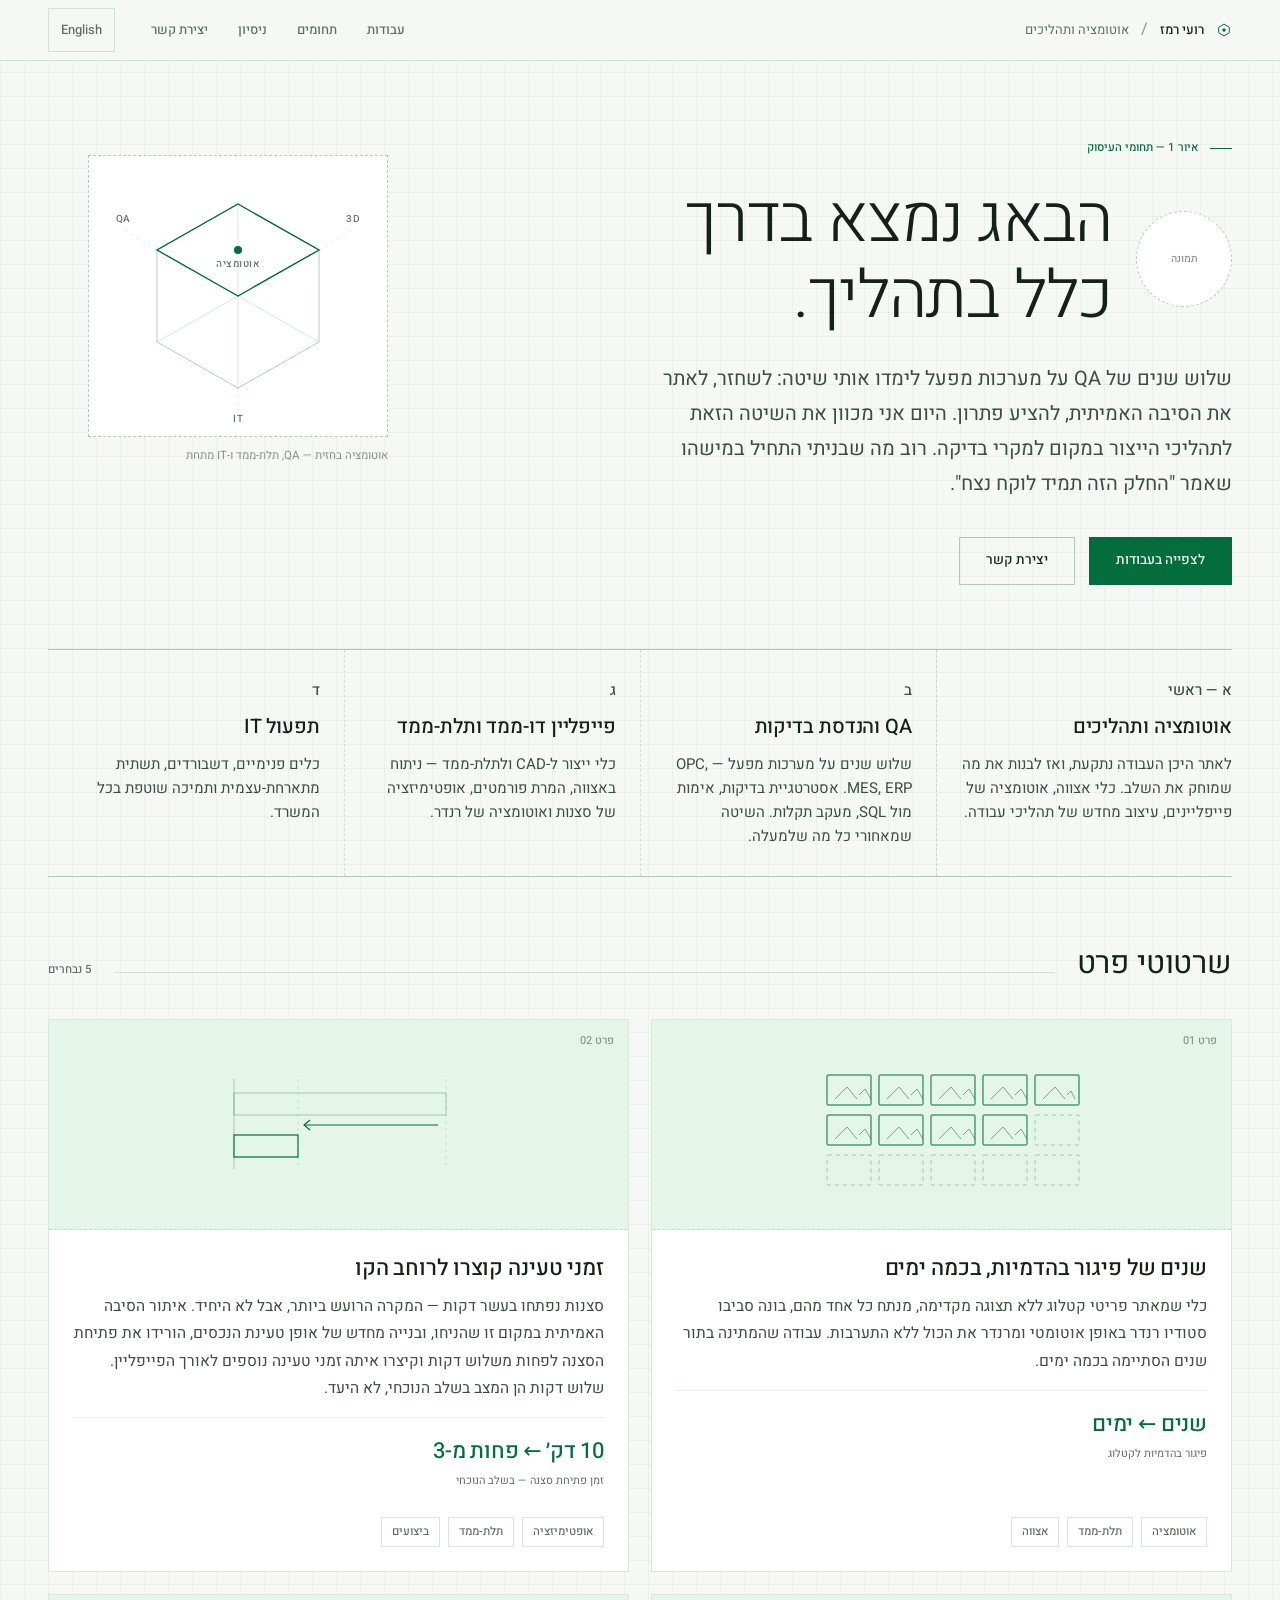
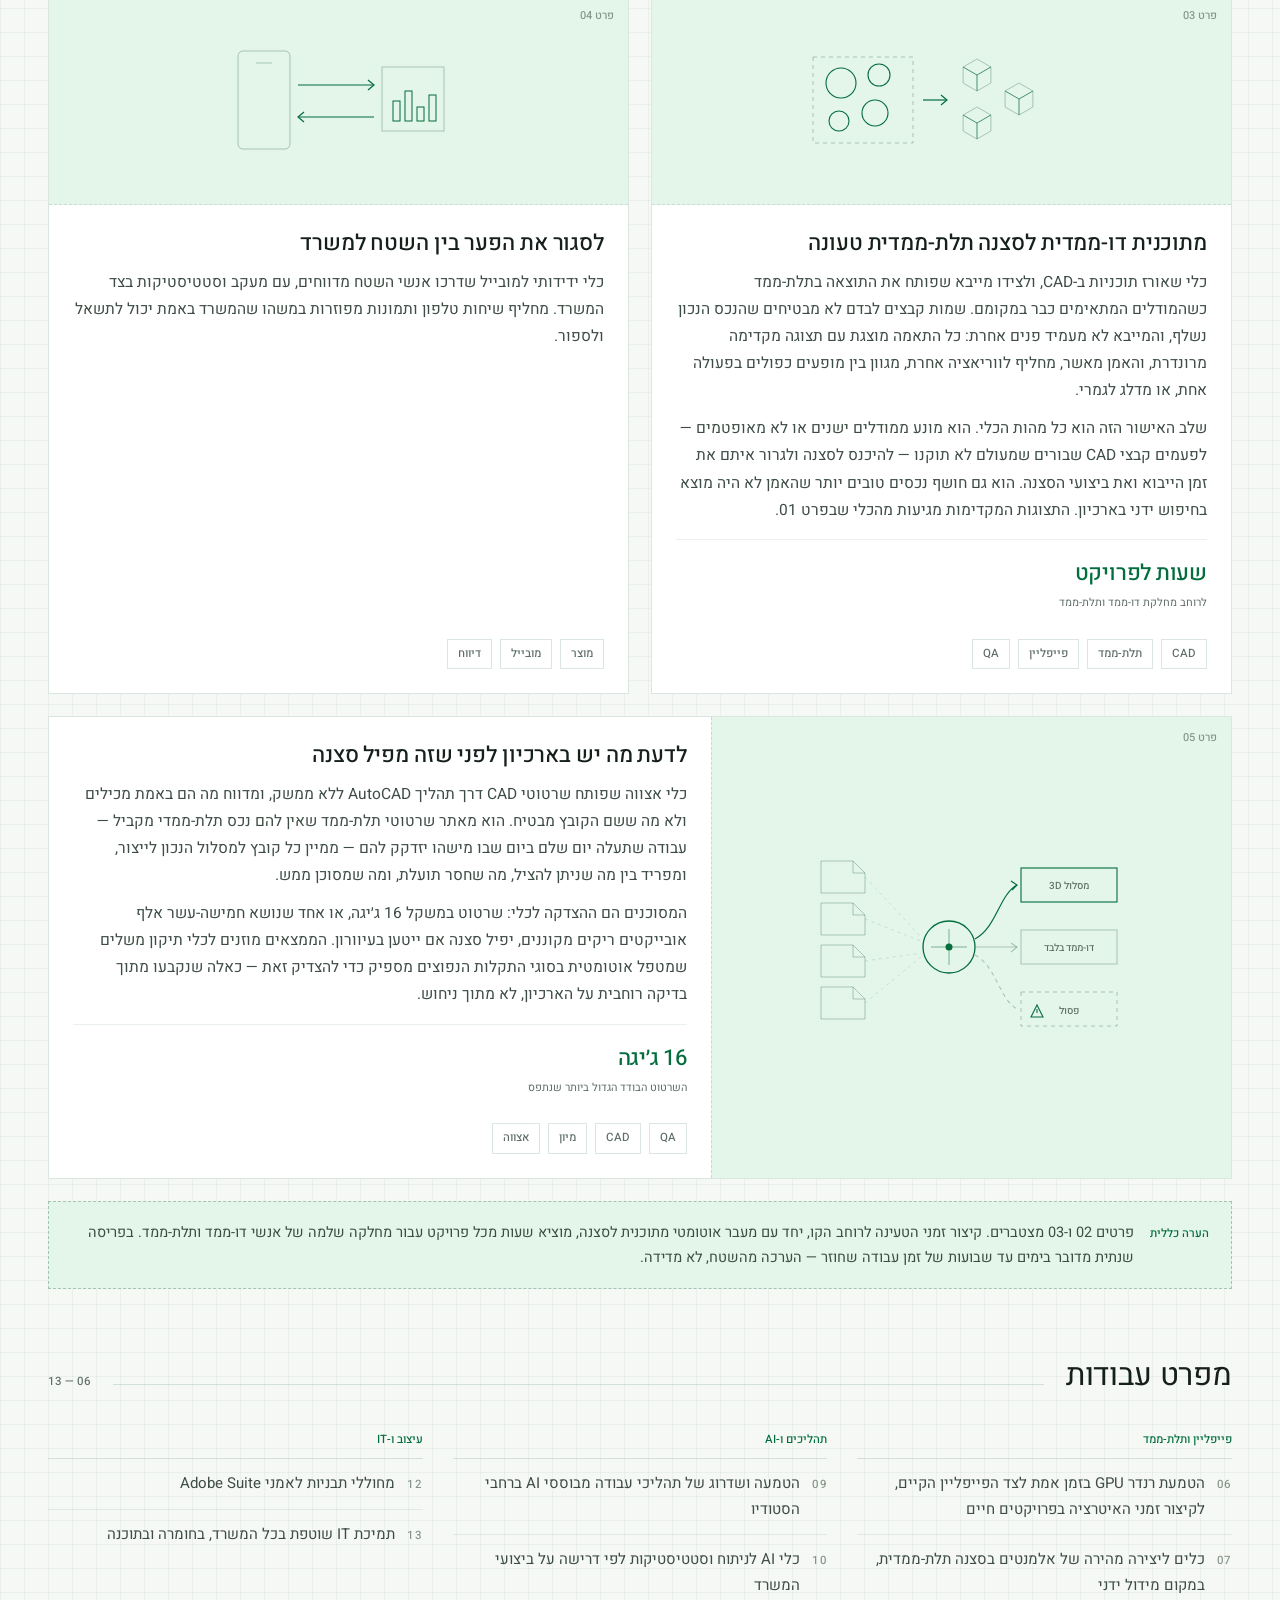
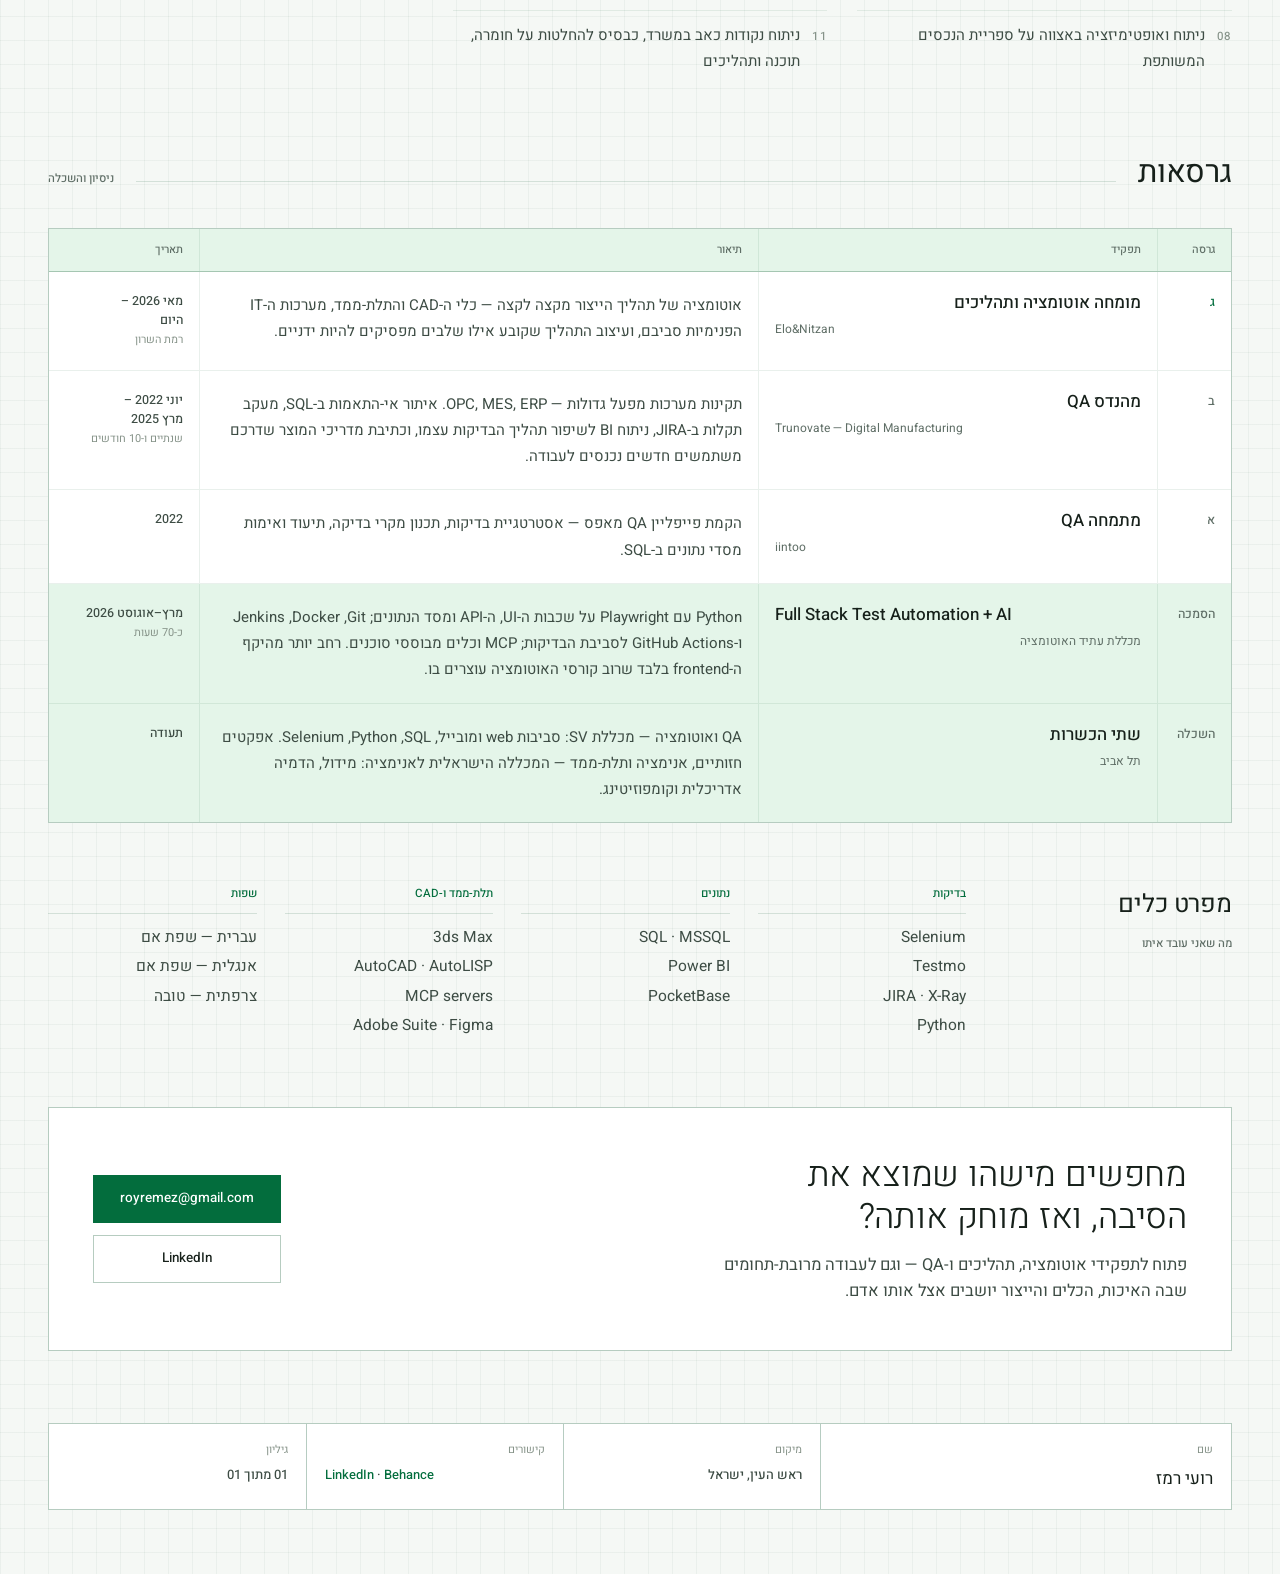
<file: index.html>
<!doctype html>
<html lang="he" dir="rtl">
<head>
<meta charset="utf-8">
<meta name="viewport" content="width=device-width, initial-scale=1">
<title>רועי רמז — אוטומציה ותהליכים</title>
<meta name="description" content="מומחה אוטומציה ותהליכים עם רקע ב-QA. מוצא למה העבודה נתקעת, מאתר את הסיבה האמיתית, ואז בונה את הכלי שמוחק את השלב.">
<meta name="color-scheme" content="light">
<meta property="og:title" content="רועי רמז — אוטומציה ותהליכים">
<meta property="og:description" content="הבאג נמצא בדרך כלל בתהליך.">
<meta property="og:type" content="website">
<link rel="alternate" hreflang="he" href="index.html">
<link rel="alternate" hreflang="en" href="en/index.html">
<link rel="alternate" hreflang="x-default" href="index.html">
<link rel="icon" href="data:image/svg+xml,%3Csvg xmlns='http://www.w3.org/2000/svg' viewBox='0 0 24 24' fill='none' stroke='%23276b45' stroke-width='1.6' stroke-linejoin='round'%3E%3Cpath d='M12 3 L20 8 L20 16 L12 21 L4 16 L4 8 Z'/%3E%3Ccircle cx='12' cy='12' r='2.5' fill='%23276b45' stroke='none'/%3E%3C/svg%3E">
<link rel="stylesheet" href="assets/styles.css">
</head>
<body>

<a class="skip" href="#main">דילוג לתוכן</a>

<header class="sheet-head">
  <div class="wrap">
    <div class="mark">
      <svg width="16" height="16" viewBox="0 0 24 24" fill="none" stroke="currentColor" stroke-width="1.5" stroke-linejoin="round" aria-hidden="true">
        <path d="M12 3 L20 8 L20 16 L12 21 L4 16 L4 8 Z"></path>
        <circle cx="12" cy="12" r="2.5" fill="currentColor" stroke="none"></circle>
      </svg>
      <span class="mark-name">רועי רמז</span>
      <span class="mark-sep" aria-hidden="true">/</span>
      <span class="mark-role">אוטומציה ותהליכים</span>
    </div>
    <nav class="nav" aria-label="ניווט בעמוד">
      <a href="#work">עבודות</a>
      <a href="#disciplines">תחומים</a>
      <a href="#revisions">ניסיון</a>
      <a href="#contact">יצירת קשר</a>
      <a class="lang" href="en/index.html" lang="en" hreflang="en">English</a>
    </nav>
  </div>
</header>

<main id="main">

  <section class="hero">
    <div class="wrap">
      <div class="hero-text">
        <p class="tag tag--accent figref">איור 1 — תחומי העיסוק</p>
        <div class="hero-head">
          <!-- Portrait: replace the div below with
               <img class="portrait" src="assets/media/portrait.jpg" alt="רועי רמז" width="96" height="96"> -->
          <div class="portrait portrait--placeholder">תמונה</div>
          <h1>הבאג נמצא בדרך כלל בתהליך.</h1>
        </div>
        <p class="lede">שלוש שנים של <span class="ltr">QA</span> על מערכות מפעל לימדו אותי שיטה: לשחזר, לאתר את הסיבה האמיתית, להציע פתרון. היום אני מכוון את השיטה הזאת לתהליכי הייצור במקום למקרי בדיקה. רוב מה שבניתי התחיל במישהו שאמר "החלק הזה תמיד לוקח נצח".</p>
        <div class="actions">
          <a class="btn btn--solid" href="#work">לצפייה בעבודות</a>
          <a class="btn btn--ghost" href="#contact">יצירת קשר</a>
        </div>
        </div>

      <figure class="hero-fig">
        <div class="frame">
          <svg viewBox="0 0 270 252" fill="none" role="img" aria-label="תרשים: אוטומציה בפאה הקדמית של גוף, כאשר QA, תלת-ממד ו-IT על המישורים התומכים.">
            <g stroke="var(--rule-strong)" stroke-width="1">
              <path d="M135 34 L216 80 L216 172 L135 218 L54 172 L54 80 Z"></path>
              <path d="M135 34 L135 218 M54 80 L216 172 M216 80 L54 172" stroke="var(--rule)"></path>
            </g>
            <path d="M135 34 L216 80 L135 126 L54 80 Z" stroke="var(--accent)" stroke-width="1.4"></path>
            <circle cx="135" cy="80" r="4" fill="var(--accent)"></circle>
            <g stroke="var(--rule)" stroke-width="0.8" stroke-dasharray="3 4">
              <path d="M54 80 L18 58 M216 80 L252 58 M135 218 L135 244"></path>
            </g>
            <g fill="var(--muted)" font-family="Heebo, sans-serif" font-size="10" font-weight="500" letter-spacing="0.5" text-anchor="middle">
              <text x="135" y="97">אוטומציה</text>
              <text x="20" y="52" direction="ltr">QA</text>
              <text x="250" y="52" direction="ltr">3D</text>
              <text x="135" y="252" direction="ltr">IT</text>
            </g>
          </svg>
        </div>
        <figcaption>אוטומציה בחזית — QA, תלת-ממד ו-IT מתחת</figcaption>
      </figure>
    </div>
  </section>

  <section class="disciplines" id="disciplines">
    <div class="wrap">
      <div class="grid">
        <article class="discipline">
          <p class="tag tag--accent">א — ראשי</p>
          <h3>אוטומציה ותהליכים</h3>
          <p>לאתר היכן העבודה נתקעת, ואז לבנות את מה שמוחק את השלב. כלי אצווה, אוטומציה של פייפליינים, עיצוב מחדש של תהליכי עבודה.</p>
        </article>
        <article class="discipline">
          <p class="tag">ב</p>
          <h3>QA והנדסת בדיקות</h3>
          <p>שלוש שנים על מערכות מפעל — <span class="ltr">OPC, MES, ERP</span>. אסטרטגיית בדיקות, אימות מול <span class="ltr">SQL</span>, מעקב תקלות. השיטה שמאחורי כל מה שלמעלה.</p>
        </article>
        <article class="discipline">
          <p class="tag">ג</p>
          <h3>פייפליין דו-ממד ותלת-ממד</h3>
          <p>כלי ייצור ל-<span class="ltr">CAD</span> ולתלת-ממד — ניתוח באצווה, המרת פורמטים, אופטימיזציה של סצנות ואוטומציה של רנדר.</p>
        </article>
        <article class="discipline">
          <p class="tag">ד</p>
          <h3>תפעול IT</h3>
          <p>כלים פנימיים, דשבורדים, תשתית מתארחת-עצמית ותמיכה שוטפת בכל המשרד.</p>
        </article>
      </div>
    </div>
  </section>

  <section class="work" id="work">
    <div class="wrap">
      <div class="sec-head">
        <h2>שרטוטי פרט</h2>
        <span class="fill" aria-hidden="true"></span>
        <span class="tag">5 נבחרים</span>
      </div>

      <div class="work-grid">

        <article class="card">
          <div class="card-fig">
            <span class="det">פרט 01</span>
            <!-- Optional demo media: drop in
                 <img src="assets/media/det-01.gif" alt="כלי רנדר תצוגות מקדימות">
                 or a muted looping <video>; it replaces the drawing. -->
            <svg width="290" height="150" viewBox="0 0 290 150" fill="none" aria-hidden="true">
              <g stroke="var(--accent)" fill="var(--accent-wash)" stroke-width="1">
                <rect x="30" y="26" width="44" height="30" rx="1"></rect>
                <rect x="82" y="26" width="44" height="30" rx="1"></rect>
                <rect x="134" y="26" width="44" height="30" rx="1"></rect>
                <rect x="186" y="26" width="44" height="30" rx="1"></rect>
                <rect x="238" y="26" width="44" height="30" rx="1"></rect>
                <rect x="30" y="66" width="44" height="30" rx="1"></rect>
                <rect x="82" y="66" width="44" height="30" rx="1"></rect>
                <rect x="134" y="66" width="44" height="30" rx="1"></rect>
                <rect x="186" y="66" width="44" height="30" rx="1"></rect>
              </g>
              <g stroke="var(--accent)" stroke-width="1" stroke-opacity="0.55">
                <path d="M38 50 L50 38 L60 50 M62 46 L68 40 L74 50"></path>
                <path d="M90 50 L102 38 L112 50 M114 46 L120 40 L126 50"></path>
                <path d="M142 50 L154 38 L164 50 M166 46 L172 40 L178 50"></path>
                <path d="M194 50 L206 38 L216 50 M218 46 L224 40 L230 50"></path>
                <path d="M246 50 L258 38 L268 50 M270 46 L274 42 L278 50"></path>
                <path d="M38 90 L50 78 L60 90 M62 86 L68 80 L74 90"></path>
                <path d="M90 90 L102 78 L112 90 M114 86 L120 80 L126 90"></path>
                <path d="M142 90 L154 78 L164 90 M166 86 L172 80 L178 90"></path>
                <path d="M194 90 L206 78 L216 90 M218 86 L224 80 L230 90"></path>
              </g>
              <g stroke="var(--rule-strong)" stroke-width="1" stroke-dasharray="4 4">
                <rect x="238" y="66" width="44" height="30" rx="1"></rect>
                <rect x="30" y="106" width="44" height="30" rx="1"></rect>
                <rect x="82" y="106" width="44" height="30" rx="1"></rect>
                <rect x="134" y="106" width="44" height="30" rx="1"></rect>
                <rect x="186" y="106" width="44" height="30" rx="1"></rect>
                <rect x="238" y="106" width="44" height="30" rx="1"></rect>
              </g>
            </svg>
          </div>
          <div class="card-body">
            <h3>שנים של פיגור בהדמיות, בכמה ימים</h3>
            <p>כלי שמאתר פריטי קטלוג ללא תצוגה מקדימה, מנתח כל אחד מהם, בונה סביבו סטודיו רנדר באופן אוטומטי ומרנדר את הכול ללא התערבות. עבודה שהמתינה בתור שנים הסתיימה בכמה ימים.</p>
            <div class="metrics">
              <div class="metric">
                <b>שנים ← ימים</b>
                <span>פיגור בהדמיות לקטלוג</span>
              </div>
            </div>
            <ul class="chips">
              <li>אוטומציה</li><li>תלת-ממד</li><li>אצווה</li>
            </ul>
          </div>
        </article>

        <article class="card">
          <div class="card-fig">
            <span class="det">פרט 02</span>
            <!-- Optional demo media: drop in
                 <img src="assets/media/det-02.gif" alt="שיפור זמני טעינה">
                 or a muted looping <video>; it replaces the drawing. -->
            <svg width="290" height="150" viewBox="0 0 290 150" fill="none" aria-hidden="true">
              <path d="M40 30 L40 120" stroke="var(--rule-strong)" stroke-width="1"></path>
              <rect x="40" y="44" width="212" height="22" stroke="var(--rule-strong)" stroke-width="1"></rect>
              <rect x="40" y="86" width="64" height="22" stroke="var(--accent)" fill="var(--accent-wash)" stroke-width="1.2"></rect>
              <g stroke="var(--rule)" stroke-width="0.8" stroke-dasharray="3 4">
                <path d="M104 30 L104 120 M252 30 L252 120"></path>
              </g>
              <g stroke="var(--accent)" stroke-width="1.2">
                <path d="M244 76 L110 76"></path>
                <path d="M116 71 L110 76 L116 81"></path>
              </g>
            </svg>
          </div>
          <div class="card-body">
            <h3>זמני טעינה קוצרו לרוחב הקו</h3>
            <p>סצנות נפתחו בעשר דקות — המקרה הרועש ביותר, אבל לא היחיד. איתור הסיבה האמיתית במקום זו שהניחו, ובנייה מחדש של אופן טעינת הנכסים, הורידו את פתיחת הסצנה לפחות משלוש דקות וקיצרו איתה זמני טעינה נוספים לאורך הפייפליין. שלוש דקות הן המצב בשלב הנוכחי, לא היעד.</p>
            <div class="metrics">
              <div class="metric">
                <b>10 דק׳ ← פחות מ-3</b>
                <span>זמן פתיחת סצנה — בשלב הנוכחי</span>
              </div>
            </div>
            <ul class="chips">
              <li>אופטימיזציה</li><li>תלת-ממד</li><li>ביצועים</li>
            </ul>
          </div>
        </article>

        <article class="card">
          <div class="card-fig">
            <span class="det">פרט 03</span>
            <!-- Optional demo media: drop in
                 <img src="assets/media/det-03.gif" alt="ייבוא מתוכנית לסצנה">
                 or a muted looping <video>; it replaces the drawing. -->
            <svg width="290" height="150" viewBox="0 0 290 150" fill="none" aria-hidden="true">
              <rect x="16" y="32" width="100" height="86" stroke="var(--rule-strong)" stroke-width="1" stroke-dasharray="4 4"></rect>
              <g stroke="var(--accent)" stroke-width="1.1">
                <circle cx="44" cy="58" r="15"></circle>
                <circle cx="82" cy="50" r="11"></circle>
                <circle cx="78" cy="88" r="13"></circle>
                <circle cx="42" cy="96" r="10"></circle>
              </g>
              <g stroke="var(--accent)" stroke-width="1.2">
                <path d="M126 75 L150 75"></path>
                <path d="M144 70 L150 75 L144 80"></path>
              </g>
              <g stroke="var(--rule-strong)" stroke-width="1">
                <path d="M180 34 L193.9 42 L193.9 58 L180 66 L166.1 58 L166.1 42 Z"></path>
                <path d="M222 58 L235.9 66 L235.9 82 L222 90 L208.1 82 L208.1 66 Z"></path>
                <path d="M180 82 L193.9 90 L193.9 106 L180 114 L166.1 106 L166.1 90 Z"></path>
              </g>
              <g stroke="var(--accent)" stroke-width="0.9" stroke-opacity="0.8">
                <path d="M180 50 L180 66 M180 50 L166.1 42 M180 50 L193.9 42"></path>
                <path d="M222 74 L222 90 M222 74 L208.1 66 M222 74 L235.9 66"></path>
                <path d="M180 98 L180 114 M180 98 L166.1 90 M180 98 L193.9 90"></path>
              </g>
            </svg>
          </div>
          <div class="card-body">
            <h3>מתוכנית דו-ממדית לסצנה תלת-ממדית טעונה</h3>
            <p>כלי שאורז תוכניות ב-<span class="ltr">CAD</span>, ולצידו מייבא שפותח את התוצאה בתלת-ממד כשהמודלים המתאימים כבר במקומם. שמות קבצים לבדם לא מבטיחים שהנכס הנכון נשלף, והמייבא לא מעמיד פנים אחרת: כל התאמה מוצגת עם תצוגה מקדימה מרונדרת, והאמן מאשר, מחליף לווריאציה אחרת, מגוון בין מופעים כפולים בפעולה אחת, או מדלג לגמרי.</p>
            <p>שלב האישור הזה הוא כל מהות הכלי. הוא מונע ממודלים ישנים או לא מאופטמים — לפעמים קבצי <span class="ltr">CAD</span> שבורים שמעולם לא תוקנו — להיכנס לסצנה ולגרור איתם את זמן הייבוא ואת ביצועי הסצנה. הוא גם חושף נכסים טובים יותר שהאמן לא היה מוצא בחיפוש ידני בארכיון. התצוגות המקדימות מגיעות מהכלי שבפרט 01.</p>
            <div class="metrics">
              <div class="metric">
                <b>שעות לפרויקט</b>
                <span>לרוחב מחלקת דו-ממד ותלת-ממד</span>
              </div>
            </div>
            <ul class="chips">
              <li class="ltr">CAD</li><li>תלת-ממד</li><li>פייפליין</li><li>QA</li>
            </ul>
          </div>
        </article>

        <article class="card">
          <div class="card-fig">
            <span class="det">פרט 04</span>
            <!-- Optional demo media: drop in
                 <img src="assets/media/det-04.gif" alt="כלי דיווח מהשטח">
                 or a muted looping <video>; it replaces the drawing. -->
            <svg width="290" height="150" viewBox="0 0 290 150" fill="none" aria-hidden="true">
              <rect x="44" y="26" width="52" height="98" rx="5" stroke="var(--rule-strong)" stroke-width="1"></rect>
              <path d="M62 38 L78 38" stroke="var(--rule-strong)" stroke-width="1"></path>
              <rect x="188" y="42" width="62" height="64" stroke="var(--rule-strong)" stroke-width="1"></rect>
              <g stroke="var(--accent)" fill="var(--accent-wash)" stroke-width="1">
                <rect x="199" y="76" width="7" height="20"></rect>
                <rect x="211" y="66" width="7" height="30"></rect>
                <rect x="223" y="82" width="7" height="14"></rect>
                <rect x="235" y="70" width="7" height="26"></rect>
              </g>
              <g stroke="var(--accent)" stroke-width="1.2">
                <path d="M104 60 L180 60"></path>
                <path d="M174 55 L180 60 L174 65"></path>
                <path d="M180 92 L104 92"></path>
                <path d="M110 87 L104 92 L110 97"></path>
              </g>
            </svg>
          </div>
          <div class="card-body">
            <h3>לסגור את הפער בין השטח למשרד</h3>
            <p>כלי ידידותי למובייל שדרכו אנשי השטח מדווחים, עם מעקב וסטטיסטיקות בצד המשרד. מחליף שיחות טלפון ותמונות מפוזרות במשהו שהמשרד באמת יכול לתשאל ולספור.</p>
            <ul class="chips">
              <li>מוצר</li><li>מובייל</li><li>דיווח</li>
            </ul>
          </div>
        </article>


        <article class="card card--wide">
          <div class="card-fig">
            <span class="det">פרט 05</span>
            <!-- Optional demo media: drop in
                 <img src="assets/media/det-05.gif" alt="כלי ניתוח ארכיון CAD">
                 or a muted looping <video>; it replaces the drawing. -->
            <svg width="340" height="220" viewBox="0 0 340 220" fill="none" aria-hidden="true">
              <g stroke="var(--rule-strong)" stroke-width="1">
                <path d="M20 24 h32 l12 12 v20 h-44 z"></path><path d="M52 24 v12 h12"></path>
                <path d="M20 66 h32 l12 12 v20 h-44 z"></path><path d="M52 66 v12 h12"></path>
                <path d="M20 108 h32 l12 12 v20 h-44 z"></path><path d="M52 108 v12 h12"></path>
                <path d="M20 150 h32 l12 12 v20 h-44 z"></path><path d="M52 150 v12 h12"></path>
              </g>
              <g stroke="var(--rule)" stroke-width="0.9" stroke-dasharray="3 4">
                <path d="M64 40 L120 100 M64 82 L120 104 M64 124 L120 116 M64 166 L120 120"></path>
              </g>
              <circle cx="148" cy="110" r="26" stroke="var(--accent)" stroke-width="1.3"></circle>
              <path d="M148 92 L148 128 M130 110 L166 110" stroke="var(--accent)" stroke-width="0.9" stroke-opacity="0.55"></path>
              <circle cx="148" cy="110" r="3.5" fill="var(--accent)"></circle>
              <g stroke="var(--accent)" stroke-width="1.2">
                <path d="M174 102 C196 90, 198 58, 216 48"></path><path d="M210 44 L216 48 L211 53"></path>
              </g>
              <g stroke="var(--rule-strong)" stroke-width="1.1">
                <path d="M174 110 L216 110"></path><path d="M210 106 L216 110 L210 115"></path>
              </g>
              <g stroke="var(--rule-strong)" stroke-width="1.1" stroke-dasharray="4 4">
                <path d="M174 118 C196 130, 198 162, 216 172"></path>
              </g>
              <rect x="220" y="31" width="96" height="34" stroke="var(--accent)" fill="var(--accent-wash)" stroke-width="1.1"></rect>
              <rect x="220" y="93" width="96" height="34" stroke="var(--rule-strong)" stroke-width="1"></rect>
              <rect x="220" y="155" width="96" height="34" stroke="var(--rule-strong)" stroke-width="1" stroke-dasharray="4 4"></rect>
              <g stroke="var(--accent)" stroke-width="1.1">
                <path d="M230 180 L236 168 L242 180 Z"></path><path d="M236 172 L236 176"></path>
              </g>
              <g fill="var(--muted)" font-family="Heebo, sans-serif" font-size="10" font-weight="500" text-anchor="middle">
                <text x="268" y="52">מסלול 3D</text>
                <text x="268" y="114">דו-ממד בלבד</text>
                <text x="268" y="177">פסול</text>
              </g>
            </svg>
          </div>
          <div class="card-body">
            <h3>לדעת מה יש בארכיון לפני שזה מפיל סצנה</h3>
            <p>כלי אצווה שפותח שרטוטי <span class="ltr">CAD</span> דרך תהליך <span class="ltr">AutoCAD</span> ללא ממשק, ומדווח מה הם באמת מכילים ולא מה ששם הקובץ מבטיח. הוא מאתר שרטוטי תלת-ממד שאין להם נכס תלת-ממדי מקביל &mdash; עבודה שתעלה יום שלם ביום שבו מישהו יזדקק להם &mdash; ממיין כל קובץ למסלול הנכון לייצור, ומפריד בין מה שניתן להציל, מה שחסר תועלת, ומה שמסוכן ממש.</p>
            <p>המסוכנים הם ההצדקה לכלי: שרטוט במשקל 16 ג׳יגה, או אחד שנושא חמישה-עשר אלף אובייקטים ריקים מקוננים, יפיל סצנה אם ייטען בעיוורון. הממצאים מוזנים לכלי תיקון משלים שמטפל אוטומטית בסוגי התקלות הנפוצים מספיק כדי להצדיק זאת &mdash; כאלה שנקבעו מתוך בדיקה רוחבית על הארכיון, לא מתוך ניחוש.</p>
            <div class="metrics">
              <div class="metric">
                <b>16 ג׳יגה</b>
                <span>השרטוט הבודד הגדול ביותר שנתפס</span>
              </div>
            </div>
            <ul class="chips">
              <li>QA</li><li><span class="ltr">CAD</span></li><li>מיון</li><li>אצווה</li>
            </ul>
          </div>
        </article>

      </div>

      <aside class="gen-note">
        <span class="tag tag--accent">הערה כללית</span>
        <p>פרטים 02 ו-03 מצטברים. קיצור זמני הטעינה לרוחב הקו, יחד עם מעבר אוטומטי מתוכנית לסצנה, מוציא שעות מכל פרויקט עבור מחלקה שלמה של אנשי דו-ממד ותלת-ממד. בפריסה שנתית מדובר בימים עד שבועות של זמן עבודה שחוזר — הערכה מהשטח, לא מדידה.</p>
      </aside>
    </div>
  </section>

  <section class="schedule">
    <div class="wrap">
      <div class="sec-head">
        <h2>מפרט עבודות</h2>
        <span class="fill" aria-hidden="true"></span>
        <span class="tag">06 — 13</span>
      </div>

      <div class="sched-grid">
        <div class="sched-col">
          <h3>פייפליין ותלת-ממד</h3>
          <ul>
            <li><span class="sched-num">06</span><span>הטמעת רנדר <span class="ltr">GPU</span> בזמן אמת לצד הפייפליין הקיים, לקיצור זמני האיטרציה בפרויקטים חיים</span></li>
            <li><span class="sched-num">07</span><span>כלים ליצירה מהירה של אלמנטים בסצנה תלת-ממדית, במקום מידול ידני</span></li>
            <li><span class="sched-num">08</span><span>ניתוח ואופטימיזציה באצווה על ספריית הנכסים המשותפת</span></li>
          </ul>
        </div>
        <div class="sched-col">
          <h3>תהליכים ו-AI</h3>
          <ul>
            <li><span class="sched-num">09</span><span>הטמעה ושדרוג של תהליכי עבודה מבוססי <span class="ltr">AI</span> ברחבי הסטודיו</span></li>
            <li><span class="sched-num">10</span><span>כלי <span class="ltr">AI</span> לניתוח וסטטיסטיקות לפי דרישה על ביצועי המשרד</span></li>
            <li><span class="sched-num">11</span><span>ניתוח נקודות כאב במשרד, כבסיס להחלטות על חומרה, תוכנה ותהליכים</span></li>
          </ul>
        </div>
        <div class="sched-col">
          <h3>עיצוב ו-IT</h3>
          <ul>
            <li><span class="sched-num">12</span><span>מחוללי תבניות לאמני <span class="ltr">Adobe Suite</span></span></li>
            <li><span class="sched-num">13</span><span>תמיכת <span class="ltr">IT</span> שוטפת בכל המשרד, בחומרה ובתוכנה</span></li>
          </ul>
        </div>
      </div>
    </div>
  </section>

  <section class="revisions" id="revisions">
    <div class="wrap">
      <div class="sec-head">
        <h2>גרסאות</h2>
        <span class="fill" aria-hidden="true"></span>
        <span class="tag">ניסיון והשכלה</span>
      </div>

      <div class="rev-table">
        <div class="rev-head" aria-hidden="true">
          <div>גרסה</div><div>תפקיד</div><div>תיאור</div><div>תאריך</div>
        </div>

        <article class="rev-row rev-row--current">
          <p class="rev-id">ג</p>
          <div class="rev-role">
            <b>מומחה אוטומציה ותהליכים</b>
            <span class="ltr">Elo&amp;Nitzan</span>
          </div>
          <p class="rev-desc">אוטומציה של תהליך הייצור מקצה לקצה — כלי ה-<span class="ltr">CAD</span> והתלת-ממד, מערכות ה-<span class="ltr">IT</span> הפנימיות סביבם, ועיצוב התהליך שקובע אילו שלבים מפסיקים להיות ידניים.</p>
          <p class="rev-date">מאי 2026 –<br>היום<br><small>רמת השרון</small></p>
        </article>

        <article class="rev-row">
          <p class="rev-id">ב</p>
          <div class="rev-role">
            <b>מהנדס QA</b>
            <span class="ltr">Trunovate — Digital Manufacturing</span>
          </div>
          <p class="rev-desc">תקינות מערכות מפעל גדולות — <span class="ltr">OPC, MES, ERP</span>. איתור אי-התאמות ב-<span class="ltr">SQL</span>, מעקב תקלות ב-<span class="ltr">JIRA</span>, ניתוח <span class="ltr">BI</span> לשיפור תהליך הבדיקות עצמו, וכתיבת מדריכי המוצר שדרכם משתמשים חדשים נכנסים לעבודה.</p>
          <p class="rev-date">יוני 2022 –<br>מרץ 2025<br><small>שנתיים ו-10 חודשים</small></p>
        </article>

        <article class="rev-row">
          <p class="rev-id">א</p>
          <div class="rev-role">
            <b>מתמחה QA</b>
            <span class="ltr">iintoo</span>
          </div>
          <p class="rev-desc">הקמת פייפליין <span class="ltr">QA</span> מאפס — אסטרטגיית בדיקות, תכנון מקרי בדיקה, תיעוד ואימות מסדי נתונים ב-<span class="ltr">SQL</span>.</p>
          <p class="rev-date">2022</p>
        </article>

        <article class="rev-row rev-row--edu">
          <p class="rev-id">הסמכה</p>
          <div class="rev-role">
            <b class="ltr">Full Stack Test Automation + AI</b>
            <span>מכללת עתיד האוטומציה</span>
          </div>
          <p class="rev-desc"><span class="ltr">Python</span> עם <span class="ltr">Playwright</span> על שכבות ה-<span class="ltr">UI</span>, ה-<span class="ltr">API</span> ומסד הנתונים; <span class="ltr">Git</span>, <span class="ltr">Docker</span>, <span class="ltr">Jenkins</span> ו-<span class="ltr">GitHub Actions</span> לסביבת הבדיקות; <span class="ltr">MCP</span> וכלים מבוססי סוכנים. רחב יותר מהיקף ה-<span class="ltr">frontend</span> בלבד שרוב קורסי האוטומציה עוצרים בו.</p>
          <p class="rev-date">מרץ–אוגוסט 2026<br><small>כ-70 שעות</small></p>
        </article>

        <article class="rev-row rev-row--edu">
          <p class="rev-id">השכלה</p>
          <div class="rev-role">
            <b>שתי הכשרות</b>
            <span>תל אביב</span>
          </div>
          <p class="rev-desc">QA ואוטומציה — מכללת <span class="ltr">SV</span>: סביבות web ומובייל, <span class="ltr">SQL</span>, <span class="ltr">Python</span>, <span class="ltr">Selenium</span>. אפקטים חזותיים, אנימציה ותלת-ממד — המכללה הישראלית לאנימציה: מידול, הדמיה אדריכלית וקומפוזיטינג.</p>
          <p class="rev-date">תעודה</p>
        </article>
      </div>
    </div>
  </section>

  <section class="tools">
    <div class="wrap">
      <div class="tools-head">
        <h2>מפרט כלים</h2>
        <p class="tag">מה שאני עובד איתו</p>
      </div>
      <div class="tools-grid">
        <div>
          <h3>בדיקות</h3>
          <ul><li class="ltr">Selenium</li><li class="ltr">Testmo</li><li class="ltr">JIRA · X-Ray</li><li class="ltr">Python</li></ul>
        </div>
        <div>
          <h3>נתונים</h3>
          <ul><li class="ltr">SQL · MSSQL</li><li class="ltr">Power BI</li><li class="ltr">PocketBase</li></ul>
        </div>
        <div>
          <h3>תלת-ממד ו-CAD</h3>
          <ul><li class="ltr">3ds Max</li><li class="ltr">AutoCAD · AutoLISP</li><li class="ltr">MCP servers</li><li class="ltr">Adobe Suite · Figma</li></ul>
        </div>
        <div>
          <h3>שפות</h3>
          <ul><li>עברית — שפת אם</li><li>אנגלית — שפת אם</li><li>צרפתית — טובה</li></ul>
        </div>
      </div>
    </div>
  </section>

  <section class="contact" id="contact">
    <div class="wrap">
      <div class="contact-panel">
        <div>
          <h2>מחפשים מישהו שמוצא את הסיבה, ואז מוחק אותה?</h2>
          <p>פתוח לתפקידי אוטומציה, תהליכים ו-<span class="ltr">QA</span> — וגם לעבודה מרובת-תחומים שבה האיכות, הכלים והייצור יושבים אצל אותו אדם.</p>
        </div>
        <div class="contact-actions">
          <a class="btn btn--solid ltr" href="mailto:royremez@gmail.com">royremez@gmail.com</a>
          <a class="btn btn--ghost ltr" href="https://www.linkedin.com/in/rremez/" rel="me noopener">LinkedIn</a>
        </div>
      </div>
    </div>
  </section>

</main>

<footer class="title-block">
  <div class="wrap">
    <dl class="grid">
      <div class="cell">
        <dt>שם</dt>
        <dd class="name">רועי רמז</dd>
      </div>
      <div class="cell">
        <dt>מיקום</dt>
        <dd>ראש העין, ישראל</dd>
      </div>
      <div class="cell">
        <dt>קישורים</dt>
        <dd class="ltr"><a href="https://www.linkedin.com/in/rremez/" rel="me noopener">LinkedIn</a> · <a href="https://www.behance.net/ShockWave" rel="me noopener">Behance</a></dd>
      </div>
      <div class="cell">
        <dt>גיליון</dt>
        <dd>01 מתוך 01</dd>
      </div>
    </dl>
  </div>
</footer>

</body>
</html>
</file>
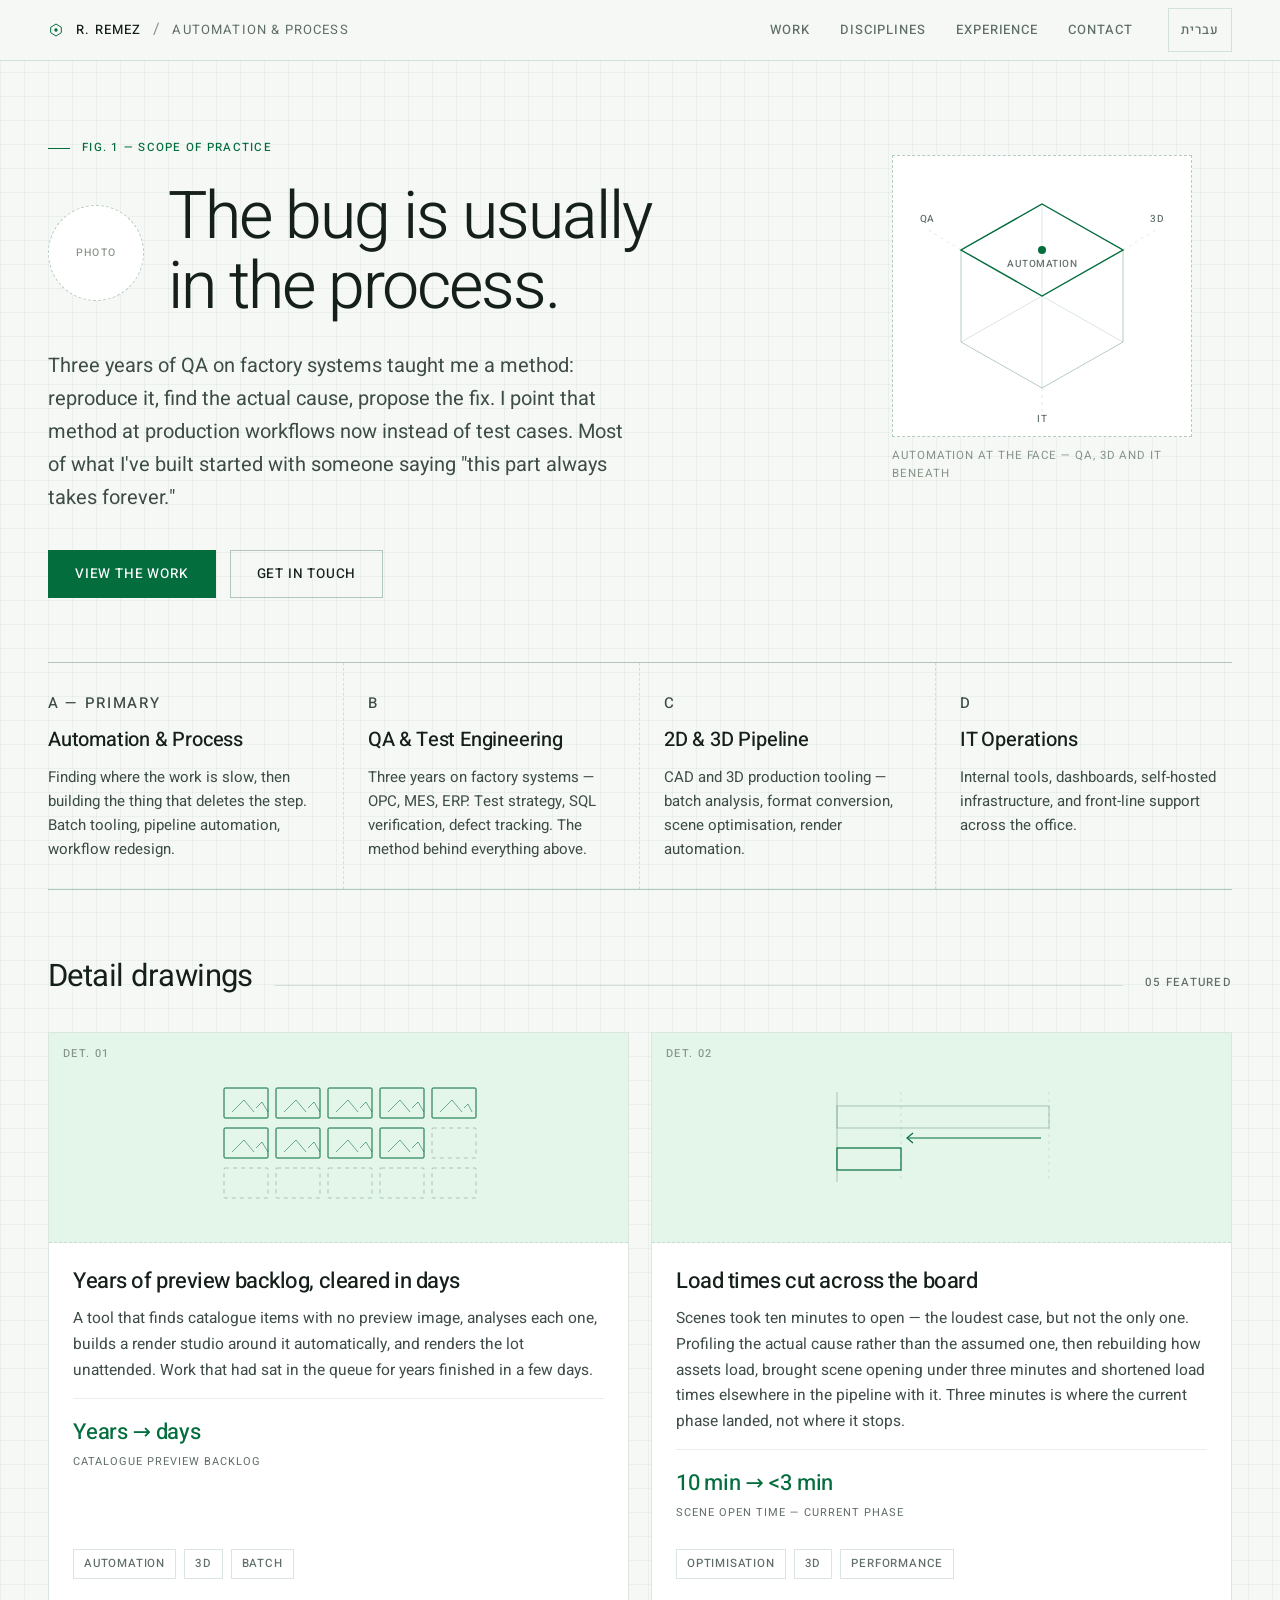
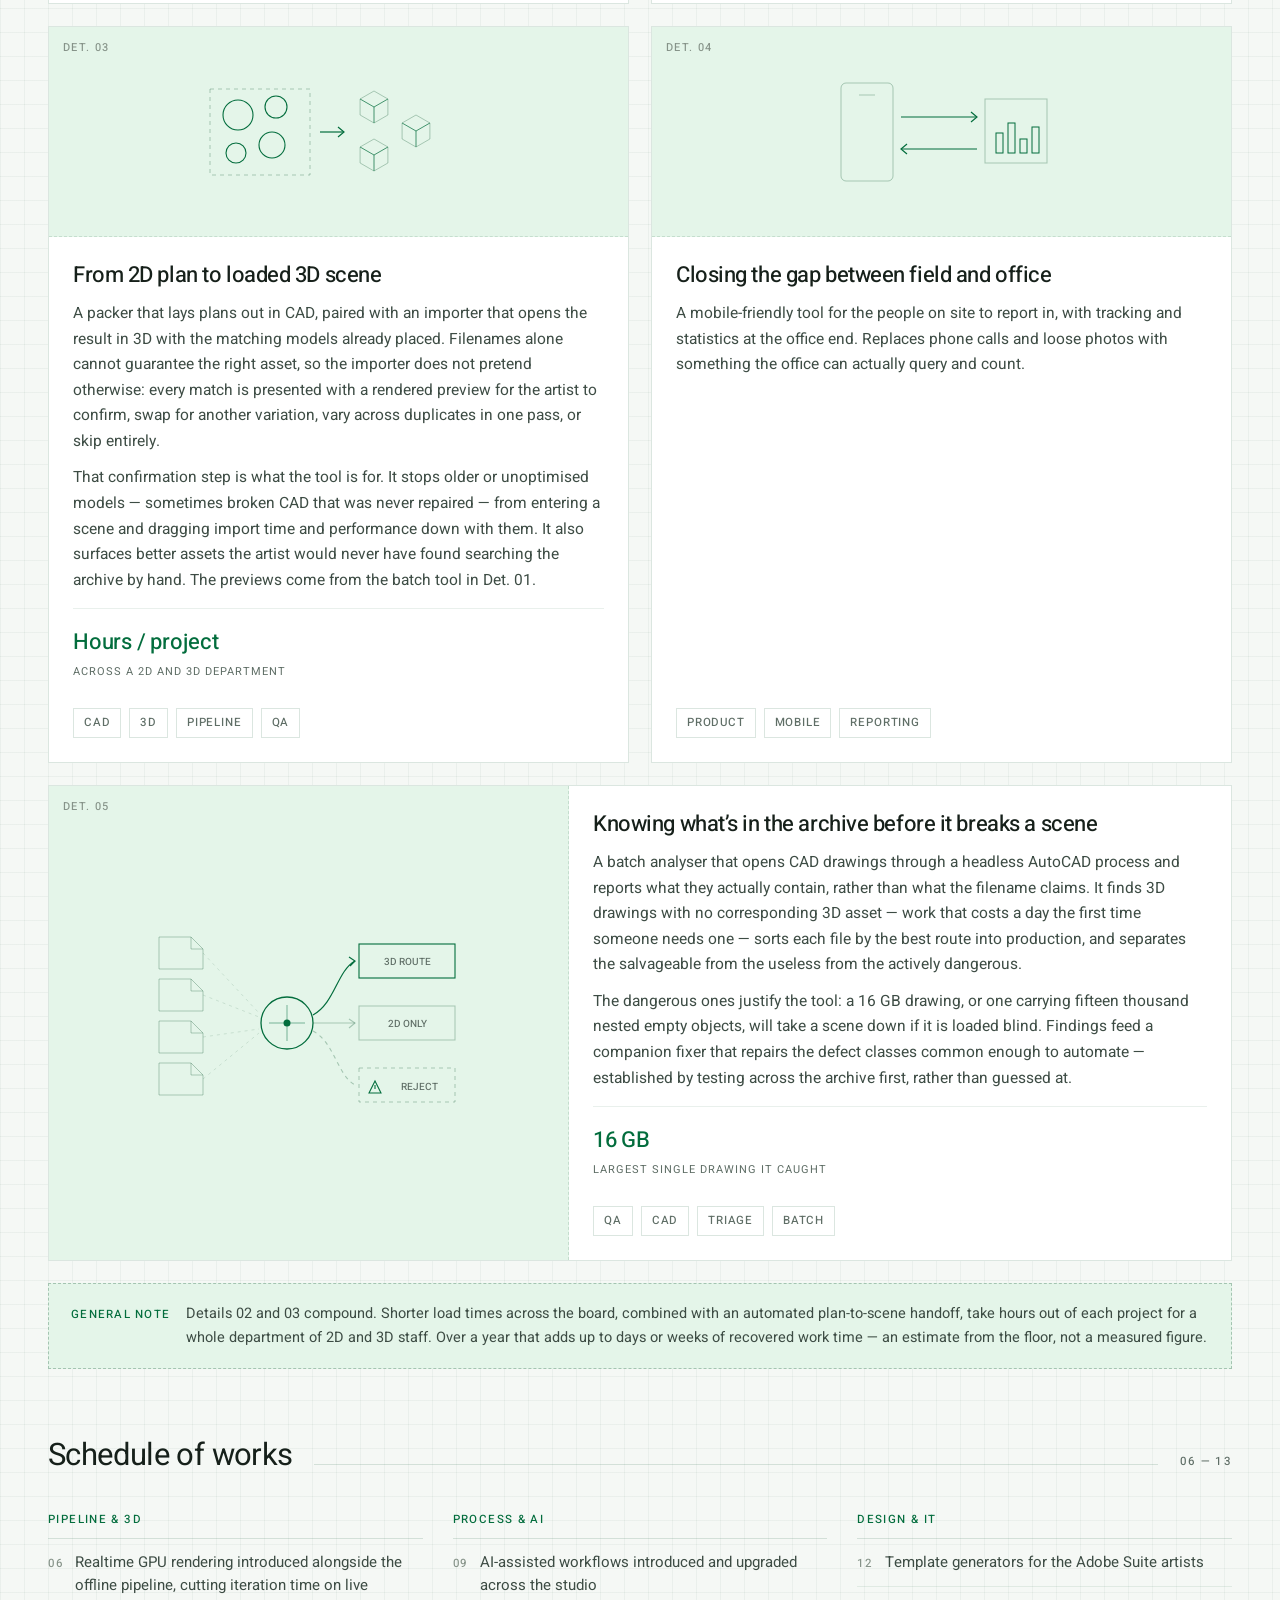
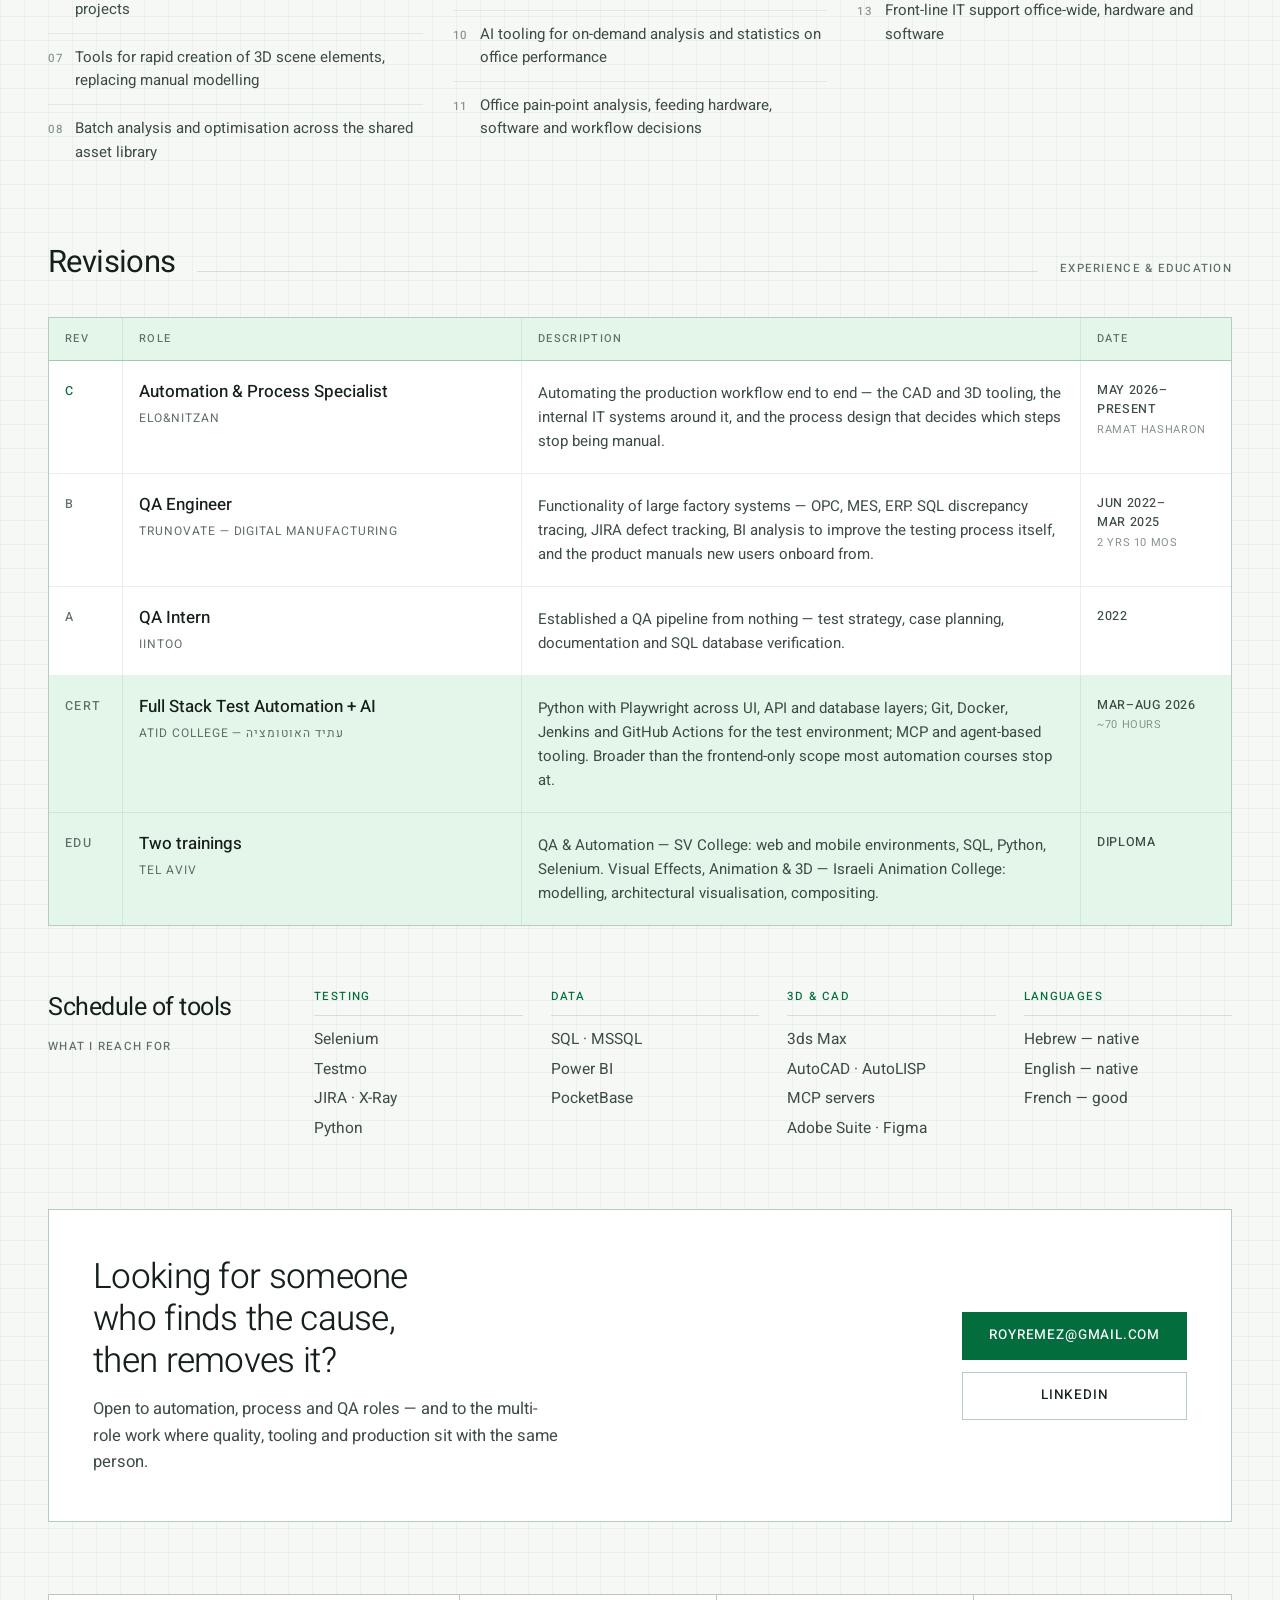
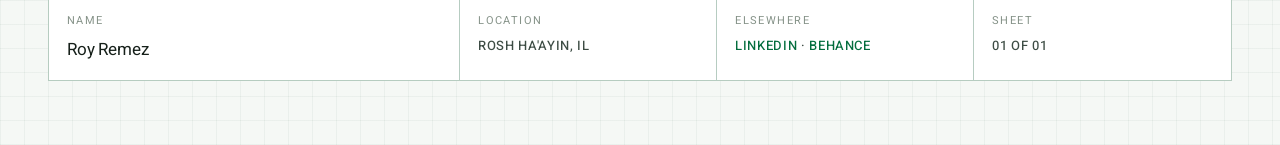
<file: en/index.html>
<!doctype html>
<html lang="en">
<head>
<meta charset="utf-8">
<meta name="viewport" content="width=device-width, initial-scale=1">
<title>Roy Remez — Automation &amp; Process</title>
<meta name="description" content="Automation and process specialist with a QA background. I find why production work is slow, find the actual cause, then build the tooling that removes the step.">
<meta name="color-scheme" content="light">
<meta property="og:title" content="Roy Remez — Automation &amp; Process">
<meta property="og:description" content="The bug is usually in the process.">
<meta property="og:type" content="website">
<link rel="alternate" hreflang="he" href="../index.html">
<link rel="alternate" hreflang="en" href="index.html">
<link rel="alternate" hreflang="x-default" href="../index.html">
<link rel="icon" href="data:image/svg+xml,%3Csvg xmlns='http://www.w3.org/2000/svg' viewBox='0 0 24 24' fill='none' stroke='%23276b45' stroke-width='1.6' stroke-linejoin='round'%3E%3Cpath d='M12 3 L20 8 L20 16 L12 21 L4 16 L4 8 Z'/%3E%3Ccircle cx='12' cy='12' r='2.5' fill='%23276b45' stroke='none'/%3E%3C/svg%3E">
<link rel="stylesheet" href="../assets/styles.css">
</head>
<body>

<a class="skip" href="#main">Skip to content</a>

<header class="sheet-head">
  <div class="wrap">
    <div class="mark">
      <svg width="16" height="16" viewBox="0 0 24 24" fill="none" stroke="currentColor" stroke-width="1.5" stroke-linejoin="round" aria-hidden="true">
        <path d="M12 3 L20 8 L20 16 L12 21 L4 16 L4 8 Z"></path>
        <circle cx="12" cy="12" r="2.5" fill="currentColor" stroke="none"></circle>
      </svg>
      <span class="mark-name">R. Remez</span>
      <span class="mark-sep" aria-hidden="true">/</span>
      <span class="mark-role">Automation &amp; Process</span>
    </div>
    <nav class="nav" aria-label="Sections">
      <a href="#work">Work</a>
      <a href="#disciplines">Disciplines</a>
      <a href="#revisions">Experience</a>
      <a href="#contact">Contact</a>
      <a class="lang" href="../index.html" lang="he" hreflang="he">עברית</a>
    </nav>
  </div>
</header>

<main id="main">

  <section class="hero">
    <div class="wrap">
      <div class="hero-text">
        <p class="tag tag--accent figref">Fig. 1 — Scope of practice</p>
        <div class="hero-head">
          <!-- Portrait: replace the div below with
               <img class="portrait" src="../assets/media/portrait.jpg" alt="Roy Remez" width="96" height="96"> -->
          <div class="portrait portrait--placeholder">Photo</div>
          <h1>The bug is usually in the process.</h1>
        </div>
        <p class="lede">Three years of QA on factory systems taught me a method: reproduce it, find the actual cause, propose the fix. I point that method at production workflows now instead of test cases. Most of what I've built started with someone saying "this part always takes forever."</p>
        <div class="actions">
          <a class="btn btn--solid" href="#work">View the work</a>
          <a class="btn btn--ghost" href="#contact">Get in touch</a>
        </div>
        </div>

      <figure class="hero-fig">
        <div class="frame">
          <svg viewBox="0 0 270 252" fill="none" role="img" aria-label="Diagram: automation on the leading face of a solid, with QA, 3D and IT on the supporting planes.">
            <g stroke="var(--rule-strong)" stroke-width="1">
              <path d="M135 34 L216 80 L216 172 L135 218 L54 172 L54 80 Z"></path>
              <path d="M135 34 L135 218 M54 80 L216 172 M216 80 L54 172" stroke="var(--rule)"></path>
            </g>
            <path d="M135 34 L216 80 L135 126 L54 80 Z" stroke="var(--accent)" stroke-width="1.4"></path>
            <circle cx="135" cy="80" r="4" fill="var(--accent)"></circle>
            <g stroke="var(--rule)" stroke-width="0.8" stroke-dasharray="3 4">
              <path d="M54 80 L18 58 M216 80 L252 58 M135 218 L135 244"></path>
            </g>
            <g fill="var(--muted)" font-family="Heebo, sans-serif" font-size="10" font-weight="500" letter-spacing="0.5" text-anchor="middle" direction="ltr">
              <text x="135" y="97">AUTOMATION</text>
              <text x="20" y="52">QA</text>
              <text x="250" y="52">3D</text>
              <text x="135" y="252">IT</text>
            </g>
          </svg>
        </div>
        <figcaption>Automation at the face — QA, 3D and IT beneath</figcaption>
      </figure>
    </div>
  </section>

  <section class="disciplines" id="disciplines">
    <div class="wrap">
      <div class="grid">
        <article class="discipline">
          <p class="tag tag--accent">A — Primary</p>
          <h3>Automation &amp; Process</h3>
          <p>Finding where the work is slow, then building the thing that deletes the step. Batch tooling, pipeline automation, workflow redesign.</p>
        </article>
        <article class="discipline">
          <p class="tag">B</p>
          <h3>QA &amp; Test Engineering</h3>
          <p>Three years on factory systems — OPC, MES, ERP. Test strategy, SQL verification, defect tracking. The method behind everything above.</p>
        </article>
        <article class="discipline">
          <p class="tag">C</p>
          <h3>2D &amp; 3D Pipeline</h3>
          <p>CAD and 3D production tooling — batch analysis, format conversion, scene optimisation, render automation.</p>
        </article>
        <article class="discipline">
          <p class="tag">D</p>
          <h3>IT Operations</h3>
          <p>Internal tools, dashboards, self-hosted infrastructure, and front-line support across the office.</p>
        </article>
      </div>
    </div>
  </section>

  <section class="work" id="work">
    <div class="wrap">
      <div class="sec-head">
        <h2>Detail drawings</h2>
        <span class="fill" aria-hidden="true"></span>
        <span class="tag">05 featured</span>
      </div>

      <div class="work-grid">

        <article class="card">
          <div class="card-fig">
            <span class="det">Det. 01</span>
            <!-- Optional demo media: drop in
                 <img src="../assets/media/det-01.gif" alt="Preview render tool">
                 or a muted looping <video>; it replaces the drawing. -->
            <svg width="290" height="150" viewBox="0 0 290 150" fill="none" aria-hidden="true">
              <g stroke="var(--accent)" fill="var(--accent-wash)" stroke-width="1">
                <rect x="30" y="26" width="44" height="30" rx="1"></rect>
                <rect x="82" y="26" width="44" height="30" rx="1"></rect>
                <rect x="134" y="26" width="44" height="30" rx="1"></rect>
                <rect x="186" y="26" width="44" height="30" rx="1"></rect>
                <rect x="238" y="26" width="44" height="30" rx="1"></rect>
                <rect x="30" y="66" width="44" height="30" rx="1"></rect>
                <rect x="82" y="66" width="44" height="30" rx="1"></rect>
                <rect x="134" y="66" width="44" height="30" rx="1"></rect>
                <rect x="186" y="66" width="44" height="30" rx="1"></rect>
              </g>
              <g stroke="var(--accent)" stroke-width="1" stroke-opacity="0.55">
                <path d="M38 50 L50 38 L60 50 M62 46 L68 40 L74 50"></path>
                <path d="M90 50 L102 38 L112 50 M114 46 L120 40 L126 50"></path>
                <path d="M142 50 L154 38 L164 50 M166 46 L172 40 L178 50"></path>
                <path d="M194 50 L206 38 L216 50 M218 46 L224 40 L230 50"></path>
                <path d="M246 50 L258 38 L268 50 M270 46 L274 42 L278 50"></path>
                <path d="M38 90 L50 78 L60 90 M62 86 L68 80 L74 90"></path>
                <path d="M90 90 L102 78 L112 90 M114 86 L120 80 L126 90"></path>
                <path d="M142 90 L154 78 L164 90 M166 86 L172 80 L178 90"></path>
                <path d="M194 90 L206 78 L216 90 M218 86 L224 80 L230 90"></path>
              </g>
              <g stroke="var(--rule-strong)" stroke-width="1" stroke-dasharray="4 4">
                <rect x="238" y="66" width="44" height="30" rx="1"></rect>
                <rect x="30" y="106" width="44" height="30" rx="1"></rect>
                <rect x="82" y="106" width="44" height="30" rx="1"></rect>
                <rect x="134" y="106" width="44" height="30" rx="1"></rect>
                <rect x="186" y="106" width="44" height="30" rx="1"></rect>
                <rect x="238" y="106" width="44" height="30" rx="1"></rect>
              </g>
            </svg>
          </div>
          <div class="card-body">
            <h3>Years of preview backlog, cleared in days</h3>
            <p>A tool that finds catalogue items with no preview image, analyses each one, builds a render studio around it automatically, and renders the lot unattended. Work that had sat in the queue for years finished in a few days.</p>
            <div class="metrics">
              <div class="metric">
                <b>Years → days</b>
                <span>Catalogue preview backlog</span>
              </div>
            </div>
            <ul class="chips">
              <li>Automation</li><li>3D</li><li>Batch</li>
            </ul>
          </div>
        </article>

        <article class="card">
          <div class="card-fig">
            <span class="det">Det. 02</span>
            <!-- Optional demo media: drop in
                 <img src="../assets/media/det-02.gif" alt="Load time improvement">
                 or a muted looping <video>; it replaces the drawing. -->
            <svg width="290" height="150" viewBox="0 0 290 150" fill="none" aria-hidden="true">
              <path d="M40 30 L40 120" stroke="var(--rule-strong)" stroke-width="1"></path>
              <rect x="40" y="44" width="212" height="22" stroke="var(--rule-strong)" stroke-width="1"></rect>
              <rect x="40" y="86" width="64" height="22" stroke="var(--accent)" fill="var(--accent-wash)" stroke-width="1.2"></rect>
              <g stroke="var(--rule)" stroke-width="0.8" stroke-dasharray="3 4">
                <path d="M104 30 L104 120 M252 30 L252 120"></path>
              </g>
              <g stroke="var(--accent)" stroke-width="1.2">
                <path d="M244 76 L110 76"></path>
                <path d="M116 71 L110 76 L116 81"></path>
              </g>
            </svg>
          </div>
          <div class="card-body">
            <h3>Load times cut across the board</h3>
            <p>Scenes took ten minutes to open — the loudest case, but not the only one. Profiling the actual cause rather than the assumed one, then rebuilding how assets load, brought scene opening under three minutes and shortened load times elsewhere in the pipeline with it. Three minutes is where the current phase landed, not where it stops.</p>
            <div class="metrics">
              <div class="metric">
                <b>10 min → &lt;3 min</b>
                <span>Scene open time — current phase</span>
              </div>
            </div>
            <ul class="chips">
              <li>Optimisation</li><li>3D</li><li>Performance</li>
            </ul>
          </div>
        </article>

        <article class="card">
          <div class="card-fig">
            <span class="det">Det. 03</span>
            <!-- Optional demo media: drop in
                 <img src="../assets/media/det-03.gif" alt="Plan to 3D scene import">
                 or a muted looping <video>; it replaces the drawing. -->
            <svg width="290" height="150" viewBox="0 0 290 150" fill="none" aria-hidden="true">
              <rect x="16" y="32" width="100" height="86" stroke="var(--rule-strong)" stroke-width="1" stroke-dasharray="4 4"></rect>
              <g stroke="var(--accent)" stroke-width="1.1">
                <circle cx="44" cy="58" r="15"></circle>
                <circle cx="82" cy="50" r="11"></circle>
                <circle cx="78" cy="88" r="13"></circle>
                <circle cx="42" cy="96" r="10"></circle>
              </g>
              <g stroke="var(--accent)" stroke-width="1.2">
                <path d="M126 75 L150 75"></path>
                <path d="M144 70 L150 75 L144 80"></path>
              </g>
              <g stroke="var(--rule-strong)" stroke-width="1">
                <path d="M180 34 L193.9 42 L193.9 58 L180 66 L166.1 58 L166.1 42 Z"></path>
                <path d="M222 58 L235.9 66 L235.9 82 L222 90 L208.1 82 L208.1 66 Z"></path>
                <path d="M180 82 L193.9 90 L193.9 106 L180 114 L166.1 106 L166.1 90 Z"></path>
              </g>
              <g stroke="var(--accent)" stroke-width="0.9" stroke-opacity="0.8">
                <path d="M180 50 L180 66 M180 50 L166.1 42 M180 50 L193.9 42"></path>
                <path d="M222 74 L222 90 M222 74 L208.1 66 M222 74 L235.9 66"></path>
                <path d="M180 98 L180 114 M180 98 L166.1 90 M180 98 L193.9 90"></path>
              </g>
            </svg>
          </div>
          <div class="card-body">
            <h3>From 2D plan to loaded 3D scene</h3>
            <p>A packer that lays plans out in CAD, paired with an importer that opens the result in 3D with the matching models already placed. Filenames alone cannot guarantee the right asset, so the importer does not pretend otherwise: every match is presented with a rendered preview for the artist to confirm, swap for another variation, vary across duplicates in one pass, or skip entirely.</p>
            <p>That confirmation step is what the tool is for. It stops older or unoptimised models — sometimes broken CAD that was never repaired — from entering a scene and dragging import time and performance down with them. It also surfaces better assets the artist would never have found searching the archive by hand. The previews come from the batch tool in Det. 01.</p>
            <div class="metrics">
              <div class="metric">
                <b>Hours / project</b>
                <span>Across a 2D and 3D department</span>
              </div>
            </div>
            <ul class="chips">
              <li>CAD</li><li>3D</li><li>Pipeline</li><li>QA</li>
            </ul>
          </div>
        </article>

        <article class="card">
          <div class="card-fig">
            <span class="det">Det. 04</span>
            <!-- Optional demo media: drop in
                 <img src="../assets/media/det-04.gif" alt="Field reporting tool">
                 or a muted looping <video>; it replaces the drawing. -->
            <svg width="290" height="150" viewBox="0 0 290 150" fill="none" aria-hidden="true">
              <rect x="44" y="26" width="52" height="98" rx="5" stroke="var(--rule-strong)" stroke-width="1"></rect>
              <path d="M62 38 L78 38" stroke="var(--rule-strong)" stroke-width="1"></path>
              <rect x="188" y="42" width="62" height="64" stroke="var(--rule-strong)" stroke-width="1"></rect>
              <g stroke="var(--accent)" fill="var(--accent-wash)" stroke-width="1">
                <rect x="199" y="76" width="7" height="20"></rect>
                <rect x="211" y="66" width="7" height="30"></rect>
                <rect x="223" y="82" width="7" height="14"></rect>
                <rect x="235" y="70" width="7" height="26"></rect>
              </g>
              <g stroke="var(--accent)" stroke-width="1.2">
                <path d="M104 60 L180 60"></path>
                <path d="M174 55 L180 60 L174 65"></path>
                <path d="M180 92 L104 92"></path>
                <path d="M110 87 L104 92 L110 97"></path>
              </g>
            </svg>
          </div>
          <div class="card-body">
            <h3>Closing the gap between field and office</h3>
            <p>A mobile-friendly tool for the people on site to report in, with tracking and statistics at the office end. Replaces phone calls and loose photos with something the office can actually query and count.</p>
            <ul class="chips">
              <li>Product</li><li>Mobile</li><li>Reporting</li>
            </ul>
          </div>
        </article>


        <article class="card card--wide">
          <div class="card-fig">
            <span class="det">Det. 05</span>
            <!-- Optional demo media: drop in
                 <img src="../assets/media/det-05.gif" alt="CAD archive analyser">
                 or a muted looping <video>; it replaces the drawing. -->
            <svg width="340" height="220" viewBox="0 0 340 220" fill="none" aria-hidden="true">
              <g stroke="var(--rule-strong)" stroke-width="1">
                <path d="M20 24 h32 l12 12 v20 h-44 z"></path><path d="M52 24 v12 h12"></path>
                <path d="M20 66 h32 l12 12 v20 h-44 z"></path><path d="M52 66 v12 h12"></path>
                <path d="M20 108 h32 l12 12 v20 h-44 z"></path><path d="M52 108 v12 h12"></path>
                <path d="M20 150 h32 l12 12 v20 h-44 z"></path><path d="M52 150 v12 h12"></path>
              </g>
              <g stroke="var(--rule)" stroke-width="0.9" stroke-dasharray="3 4">
                <path d="M64 40 L120 100 M64 82 L120 104 M64 124 L120 116 M64 166 L120 120"></path>
              </g>
              <circle cx="148" cy="110" r="26" stroke="var(--accent)" stroke-width="1.3"></circle>
              <path d="M148 92 L148 128 M130 110 L166 110" stroke="var(--accent)" stroke-width="0.9" stroke-opacity="0.55"></path>
              <circle cx="148" cy="110" r="3.5" fill="var(--accent)"></circle>
              <g stroke="var(--accent)" stroke-width="1.2">
                <path d="M174 102 C196 90, 198 58, 216 48"></path><path d="M210 44 L216 48 L211 53"></path>
              </g>
              <g stroke="var(--rule-strong)" stroke-width="1.1">
                <path d="M174 110 L216 110"></path><path d="M210 106 L216 110 L210 115"></path>
              </g>
              <g stroke="var(--rule-strong)" stroke-width="1.1" stroke-dasharray="4 4">
                <path d="M174 118 C196 130, 198 162, 216 172"></path>
              </g>
              <rect x="220" y="31" width="96" height="34" stroke="var(--accent)" fill="var(--accent-wash)" stroke-width="1.1"></rect>
              <rect x="220" y="93" width="96" height="34" stroke="var(--rule-strong)" stroke-width="1"></rect>
              <rect x="220" y="155" width="96" height="34" stroke="var(--rule-strong)" stroke-width="1" stroke-dasharray="4 4"></rect>
              <g stroke="var(--accent)" stroke-width="1.1">
                <path d="M230 180 L236 168 L242 180 Z"></path><path d="M236 172 L236 176"></path>
              </g>
              <g fill="var(--muted)" font-family="Heebo, sans-serif" font-size="10" font-weight="500" text-anchor="middle" direction="ltr">
                <text x="268" y="52">3D ROUTE</text>
                <text x="268" y="114">2D ONLY</text>
                <text x="280" y="177">REJECT</text>
              </g>
            </svg>
          </div>
          <div class="card-body">
            <h3>Knowing what&rsquo;s in the archive before it breaks a scene</h3>
            <p>A batch analyser that opens CAD drawings through a headless AutoCAD process and reports what they actually contain, rather than what the filename claims. It finds 3D drawings with no corresponding 3D asset &mdash; work that costs a day the first time someone needs one &mdash; sorts each file by the best route into production, and separates the salvageable from the useless from the actively dangerous.</p>
            <p>The dangerous ones justify the tool: a 16&nbsp;GB drawing, or one carrying fifteen thousand nested empty objects, will take a scene down if it is loaded blind. Findings feed a companion fixer that repairs the defect classes common enough to automate &mdash; established by testing across the archive first, rather than guessed at.</p>
            <div class="metrics">
              <div class="metric">
                <b>16 GB</b>
                <span>Largest single drawing it caught</span>
              </div>
            </div>
            <ul class="chips">
              <li>QA</li><li>CAD</li><li>Triage</li><li>Batch</li>
            </ul>
          </div>
        </article>

      </div>

      <aside class="gen-note">
        <span class="tag tag--accent">General note</span>
        <p>Details 02 and 03 compound. Shorter load times across the board, combined with an automated plan-to-scene handoff, take hours out of each project for a whole department of 2D and 3D staff. Over a year that adds up to days or weeks of recovered work time — an estimate from the floor, not a measured figure.</p>
      </aside>
    </div>
  </section>

  <section class="schedule">
    <div class="wrap">
      <div class="sec-head">
        <h2>Schedule of works</h2>
        <span class="fill" aria-hidden="true"></span>
        <span class="tag">06 — 13</span>
      </div>

      <div class="sched-grid">
        <div class="sched-col">
          <h3>Pipeline &amp; 3D</h3>
          <ul>
            <li><span class="sched-num">06</span><span>Realtime GPU rendering introduced alongside the offline pipeline, cutting iteration time on live projects</span></li>
            <li><span class="sched-num">07</span><span>Tools for rapid creation of 3D scene elements, replacing manual modelling</span></li>
            <li><span class="sched-num">08</span><span>Batch analysis and optimisation across the shared asset library</span></li>
          </ul>
        </div>
        <div class="sched-col">
          <h3>Process &amp; AI</h3>
          <ul>
            <li><span class="sched-num">09</span><span>AI-assisted workflows introduced and upgraded across the studio</span></li>
            <li><span class="sched-num">10</span><span>AI tooling for on-demand analysis and statistics on office performance</span></li>
            <li><span class="sched-num">11</span><span>Office pain-point analysis, feeding hardware, software and workflow decisions</span></li>
          </ul>
        </div>
        <div class="sched-col">
          <h3>Design &amp; IT</h3>
          <ul>
            <li><span class="sched-num">12</span><span>Template generators for the Adobe Suite artists</span></li>
            <li><span class="sched-num">13</span><span>Front-line IT support office-wide, hardware and software</span></li>
          </ul>
        </div>
      </div>
    </div>
  </section>

  <section class="revisions" id="revisions">
    <div class="wrap">
      <div class="sec-head">
        <h2>Revisions</h2>
        <span class="fill" aria-hidden="true"></span>
        <span class="tag">Experience &amp; education</span>
      </div>

      <div class="rev-table">
        <div class="rev-head" aria-hidden="true">
          <div>Rev</div><div>Role</div><div>Description</div><div>Date</div>
        </div>

        <article class="rev-row rev-row--current">
          <p class="rev-id">C</p>
          <div class="rev-role">
            <b>Automation &amp; Process Specialist</b>
            <span>Elo&amp;Nitzan</span>
          </div>
          <p class="rev-desc">Automating the production workflow end to end — the CAD and 3D tooling, the internal IT systems around it, and the process design that decides which steps stop being manual.</p>
          <p class="rev-date">May 2026–<br>Present<br><small>Ramat HaSharon</small></p>
        </article>

        <article class="rev-row">
          <p class="rev-id">B</p>
          <div class="rev-role">
            <b>QA Engineer</b>
            <span>Trunovate — Digital Manufacturing</span>
          </div>
          <p class="rev-desc">Functionality of large factory systems — OPC, MES, ERP. SQL discrepancy tracing, JIRA defect tracking, BI analysis to improve the testing process itself, and the product manuals new users onboard from.</p>
          <p class="rev-date">Jun 2022–<br>Mar 2025<br><small>2 yrs 10 mos</small></p>
        </article>

        <article class="rev-row">
          <p class="rev-id">A</p>
          <div class="rev-role">
            <b>QA Intern</b>
            <span>iintoo</span>
          </div>
          <p class="rev-desc">Established a QA pipeline from nothing — test strategy, case planning, documentation and SQL database verification.</p>
          <p class="rev-date">2022</p>
        </article>

        <article class="rev-row rev-row--edu">
          <p class="rev-id">Cert</p>
          <div class="rev-role">
            <b>Full Stack Test Automation + AI</b>
            <span>Atid College — עתיד האוטומציה</span>
          </div>
          <p class="rev-desc">Python with Playwright across UI, API and database layers; Git, Docker, Jenkins and GitHub Actions for the test environment; MCP and agent-based tooling. Broader than the frontend-only scope most automation courses stop at.</p>
          <p class="rev-date">Mar–Aug 2026<br><small>~70 hours</small></p>
        </article>

        <article class="rev-row rev-row--edu">
          <p class="rev-id">Edu</p>
          <div class="rev-role">
            <b>Two trainings</b>
            <span>Tel Aviv</span>
          </div>
          <p class="rev-desc">QA &amp; Automation — SV College: web and mobile environments, SQL, Python, Selenium. Visual Effects, Animation &amp; 3D — Israeli Animation College: modelling, architectural visualisation, compositing.</p>
          <p class="rev-date">Diploma</p>
        </article>
      </div>
    </div>
  </section>

  <section class="tools">
    <div class="wrap">
      <div class="tools-head">
        <h2>Schedule of tools</h2>
        <p class="tag">What I reach for</p>
      </div>
      <div class="tools-grid">
        <div>
          <h3>Testing</h3>
          <ul><li>Selenium</li><li>Testmo</li><li>JIRA · X-Ray</li><li>Python</li></ul>
        </div>
        <div>
          <h3>Data</h3>
          <ul><li>SQL · MSSQL</li><li>Power BI</li><li>PocketBase</li></ul>
        </div>
        <div>
          <h3>3D &amp; CAD</h3>
          <ul><li>3ds Max</li><li>AutoCAD · AutoLISP</li><li>MCP servers</li><li>Adobe Suite · Figma</li></ul>
        </div>
        <div>
          <h3>Languages</h3>
          <ul><li>Hebrew — native</li><li>English — native</li><li>French — good</li></ul>
        </div>
      </div>
    </div>
  </section>

  <section class="contact" id="contact">
    <div class="wrap">
      <div class="contact-panel">
        <div>
          <h2>Looking for someone who finds the cause, then removes it?</h2>
          <p>Open to automation, process and QA roles — and to the multi-role work where quality, tooling and production sit with the same person.</p>
        </div>
        <div class="contact-actions">
          <a class="btn btn--solid" href="mailto:royremez@gmail.com">royremez@gmail.com</a>
          <a class="btn btn--ghost" href="https://www.linkedin.com/in/rremez/" rel="me noopener">LinkedIn</a>
        </div>
      </div>
    </div>
  </section>

</main>

<footer class="title-block">
  <div class="wrap">
    <dl class="grid">
      <div class="cell">
        <dt>Name</dt>
        <dd class="name">Roy Remez</dd>
      </div>
      <div class="cell">
        <dt>Location</dt>
        <dd>Rosh Ha'ayin, IL</dd>
      </div>
      <div class="cell">
        <dt>Elsewhere</dt>
        <dd><a href="https://www.linkedin.com/in/rremez/" rel="me noopener">LinkedIn</a> · <a href="https://www.behance.net/ShockWave" rel="me noopener">Behance</a></dd>
      </div>
      <div class="cell">
        <dt>Sheet</dt>
        <dd>01 of 01</dd>
      </div>
    </dl>
  </div>
</footer>

</body>
</html>
</file>
<file: assets/styles.css>
/* Roy Remez — portfolio
   Light "blueprint on paper" theme, set in Heebo.
   Heebo © Oded Ezer, SIL Open Font License 1.1. Self-hosted — the page
   makes no external requests. Hebrew subset is included so an RTL
   version needs no new payload. */

@font-face {
  font-family: 'Heebo';
  font-style: normal;
  font-weight: 300;
  font-display: swap;
  src: url('fonts/heebo-latin-300.woff2') format('woff2');
  unicode-range: U+0000-00FF, U+0131, U+0152-0153, U+02BB-02BC, U+02C6, U+02DA, U+02DC, U+0304, U+0308, U+0329, U+2000-206F, U+20AC, U+2122, U+2191, U+2193, U+2212, U+2215, U+FEFF, U+FFFD;
}
@font-face {
  font-family: 'Heebo';
  font-style: normal;
  font-weight: 300;
  font-display: swap;
  src: url('fonts/heebo-hebrew-300.woff2') format('woff2');
  unicode-range: U+0307-0308, U+0590-05FF, U+200C-2010, U+20AA, U+25CC, U+FB1D-FB4F;
}
@font-face {
  font-family: 'Heebo';
  font-style: normal;
  font-weight: 400;
  font-display: swap;
  src: url('fonts/heebo-latin-400.woff2') format('woff2');
  unicode-range: U+0000-00FF, U+0131, U+0152-0153, U+02BB-02BC, U+02C6, U+02DA, U+02DC, U+0304, U+0308, U+0329, U+2000-206F, U+20AC, U+2122, U+2191, U+2193, U+2212, U+2215, U+FEFF, U+FFFD;
}
@font-face {
  font-family: 'Heebo';
  font-style: normal;
  font-weight: 400;
  font-display: swap;
  src: url('fonts/heebo-hebrew-400.woff2') format('woff2');
  unicode-range: U+0307-0308, U+0590-05FF, U+200C-2010, U+20AA, U+25CC, U+FB1D-FB4F;
}
@font-face {
  font-family: 'Heebo';
  font-style: normal;
  font-weight: 500;
  font-display: swap;
  src: url('fonts/heebo-latin-500.woff2') format('woff2');
  unicode-range: U+0000-00FF, U+0131, U+0152-0153, U+02BB-02BC, U+02C6, U+02DA, U+02DC, U+0304, U+0308, U+0329, U+2000-206F, U+20AC, U+2122, U+2191, U+2193, U+2212, U+2215, U+FEFF, U+FFFD;
}
@font-face {
  font-family: 'Heebo';
  font-style: normal;
  font-weight: 500;
  font-display: swap;
  src: url('fonts/heebo-hebrew-500.woff2') format('woff2');
  unicode-range: U+0307-0308, U+0590-05FF, U+200C-2010, U+20AA, U+25CC, U+FB1D-FB4F;
}

:root {
  /* Ground */
  --paper:        #f5f8f5;
  --panel:        #ffffff;
  --grid:         rgba(42, 105, 72, 0.055);

  /* Ink */
  --ink:          #16201a;
  --body:         #3d4c44;
  --muted:        #5f6e66;
  --dim:          #869389;

  /* Rules */
  --rule:         rgba(42, 105, 72, 0.17);
  --rule-strong:  rgba(42, 105, 72, 0.34);
  --rule-faint:   rgba(42, 105, 72, 0.10);

  /* Accent — one hue, used deliberately */
  --accent:       oklch(0.47 0.115 155);
  --accent-mid:   oklch(0.60 0.105 155);
  --accent-wash:  oklch(0.955 0.025 155);

  --sans: 'Heebo', 'Segoe UI', system-ui, -apple-system, sans-serif;

  --gutter: 48px;
  --maxw: 1280px;
}

*, *::before, *::after { box-sizing: border-box; }

html { -webkit-text-size-adjust: 100%; }

body {
  margin: 0;
  background-color: var(--paper);
  background-image:
    linear-gradient(var(--grid) 1px, transparent 1px),
    linear-gradient(90deg, var(--grid) 1px, transparent 1px);
  background-size: 24px 24px;
  color: var(--ink);
  font-family: var(--sans);
  font-size: 16px;
  font-weight: 400;
  line-height: 1.6;
  -webkit-font-smoothing: antialiased;
  text-rendering: optimizeLegibility;
}

a { color: var(--accent); text-decoration: none; }
a:hover { color: var(--ink); text-decoration: underline; text-underline-offset: 3px; }
a:focus-visible,
.btn:focus-visible {
  outline: 2px solid var(--accent);
  outline-offset: 3px;
  border-radius: 1px;
}

h1, h2, h3 { margin: 0; letter-spacing: -0.02em; }
p { margin: 0; }
ul { margin: 0; padding: 0; list-style: none; }

.skip {
  position: absolute;
  inset-inline-start: -9999px;
  top: 0;
  background: var(--ink);
  color: var(--paper);
  padding: 12px 20px;
  z-index: 10;
  font-size: 14px;
  font-weight: 500;
}
.skip:focus { inset-inline-start: 0; }

.wrap {
  max-width: var(--maxw);
  margin-inline: auto;
  padding-inline: var(--gutter);
}

/* Small technical label — the blueprint voice, but readable */
.tag {
  font-size: 11.5px;
  font-weight: 500;
  letter-spacing: 0.11em;
  text-transform: uppercase;
  color: var(--muted);
}
.tag--accent { color: var(--accent); }

/* ---------- Sheet header ---------- */

.sheet-head {
  border-bottom: 1px solid var(--rule);
  background: rgba(245, 248, 245, 0.9);
  backdrop-filter: blur(8px);
  position: sticky;
  top: 0;
  z-index: 5;
}
.sheet-head .wrap {
  display: flex;
  align-items: center;
  justify-content: space-between;
  gap: 24px;
  min-height: 58px;
  padding-block: 8px;
}
.mark { display: flex; align-items: center; gap: 12px; }
.mark svg { display: block; color: var(--accent); flex-shrink: 0; }
.mark-name {
  font-size: 13px;
  font-weight: 500;
  letter-spacing: 0.09em;
  text-transform: uppercase;
  color: var(--ink);
}
.mark-role {
  font-size: 13px;
  font-weight: 400;
  letter-spacing: 0.09em;
  text-transform: uppercase;
  color: var(--muted);
}
.mark-sep { color: var(--dim); }

.nav { display: flex; gap: 30px; }
.nav a {
  font-size: 13px;
  font-weight: 500;
  letter-spacing: 0.07em;
  text-transform: uppercase;
  color: var(--muted);
  display: flex;
  align-items: center;
  min-height: 44px;
}
.nav a:hover { color: var(--accent); text-decoration: none; }

/* ---------- Hero ---------- */

.hero .wrap {
  display: flex;
  gap: 56px;
  align-items: flex-start;
  padding-block: 78px 64px;
}
.hero-text { flex: 1 1 auto; display: flex; flex-direction: column; gap: 26px; }
.figref { display: flex; align-items: center; gap: 12px; }
.figref::before {
  content: "";
  width: 22px;
  height: 1px;
  background: var(--accent);
  flex-shrink: 0;
}
h1 {
  font-size: clamp(38px, 5.2vw, 66px);
  font-weight: 300;
  line-height: 1.06;
  letter-spacing: -0.03em;
  max-width: 15ch;
  text-wrap: balance;
}
.lede {
  font-size: clamp(17px, 1.6vw, 20px);
  line-height: 1.65;
  color: var(--body);
  max-width: 54ch;
  text-wrap: pretty;
}

.actions { display: flex; flex-wrap: wrap; gap: 14px; padding-top: 10px; }
.btn {
  display: inline-flex;
  align-items: center;
  justify-content: center;
  min-height: 48px;
  padding-inline: 26px;
  font-size: 13.5px;
  font-weight: 500;
  letter-spacing: 0.06em;
  text-transform: uppercase;
  border: 1px solid transparent;
  transition: background-color 120ms ease, color 120ms ease, border-color 120ms ease;
}
.btn--solid { background: var(--accent); color: #fff; }
.btn--solid:hover { background: var(--ink); color: #fff; text-decoration: none; }
.btn--ghost { border-color: var(--rule-strong); color: var(--ink); }
.btn--ghost:hover { border-color: var(--accent); color: var(--accent); text-decoration: none; }

.hero-fig { flex: 0 0 300px; }
.hero-fig .frame { border: 1px dashed var(--rule-strong); padding: 14px; background: var(--panel); }
.hero-fig svg { display: block; width: 100%; height: auto; }
.hero-fig figcaption {
  font-size: 11.5px;
  font-weight: 400;
  letter-spacing: 0.08em;
  text-transform: uppercase;
  color: var(--dim);
  padding-top: 10px;
}

/* ---------- Disciplines ---------- */

.disciplines .grid {
  border-top: 1px solid var(--rule-strong);
  border-bottom: 1px solid var(--rule-strong);
  display: grid;
  grid-template-columns: repeat(4, minmax(0, 1fr));
}
.discipline {
  padding: 28px 24px;
  border-inline-end: 1px dashed var(--rule);
  display: flex;
  flex-direction: column;
  gap: 9px;
}
.discipline:first-child { padding-inline-start: 0; }
.discipline:last-child { padding-inline-end: 0; border-inline-end: 0; }
.discipline h3 { font-size: 20px; font-weight: 500; letter-spacing: -0.01em; }
.discipline p { font-size: 15px; line-height: 1.6; color: var(--body); }

/* ---------- Section heads ---------- */

.sec-head {
  display: flex;
  align-items: baseline;
  gap: 22px;
  padding-bottom: 30px;
}
.sec-head h2 { font-size: clamp(25px, 2.6vw, 31px); font-weight: 400; }
.sec-head .fill { flex: 1 1 auto; height: 1px; background: var(--rule); }

.work .wrap, .revisions .wrap, .tools .wrap { padding-block: 62px 0; }

/* ---------- Work ---------- */

.work-grid {
  display: grid;
  grid-template-columns: repeat(2, minmax(0, 1fr));
  gap: 22px;
}
.card {
  border: 1px solid var(--rule);
  background: var(--panel);
  display: flex;
  flex-direction: column;
}
.card-fig {
  position: relative;
  height: 210px;
  border-bottom: 1px dashed var(--rule);
  display: flex;
  align-items: center;
  justify-content: center;
  background: var(--accent-wash);
}
.card-fig svg { display: block; max-width: 100%; height: auto; }
.card-fig .det {
  position: absolute;
  top: 12px;
  inset-inline-start: 14px;
  font-size: 11px;
  font-weight: 500;
  letter-spacing: 0.12em;
  text-transform: uppercase;
  color: var(--dim);
}
.card-body { padding: 24px; display: flex; flex-direction: column; gap: 11px; flex: 1 1 auto; }
.card-body h3 { font-size: 22px; font-weight: 500; line-height: 1.3; }
.card-body p { font-size: 15.5px; line-height: 1.65; color: var(--body); }

.metrics {
  display: flex;
  flex-wrap: wrap;
  gap: 26px;
  margin-top: 4px;
  padding-top: 16px;
  border-top: 1px solid var(--rule-faint);
}
.metric { display: flex; flex-direction: column; gap: 3px; }
.metric b {
  font-size: 22px;
  font-weight: 500;
  color: var(--accent);
  font-variant-numeric: tabular-nums;
  letter-spacing: -0.01em;
}
.metric span {
  font-size: 11px;
  font-weight: 400;
  letter-spacing: 0.09em;
  text-transform: uppercase;
  color: var(--muted);
}
.metric--plain b { color: var(--ink); }

.chips { display: flex; flex-wrap: wrap; gap: 8px; margin-top: auto; padding-top: 16px; }
.chips li {
  font-size: 11.5px;
  font-weight: 500;
  letter-spacing: 0.07em;
  text-transform: uppercase;
  color: var(--muted);
  border: 1px solid var(--rule);
  padding: 5px 10px;
}

/* ---------- Revisions ---------- */

.rev-table { border: 1px solid var(--rule-strong); background: var(--panel); }
.rev-head, .rev-row {
  display: grid;
  grid-template-columns: 74px 1fr 1.4fr 150px;
}
.rev-head {
  border-bottom: 1px solid var(--rule-strong);
  background: var(--accent-wash);
}
.rev-head div {
  padding: 12px 16px;
  border-inline-end: 1px solid var(--rule-faint);
  font-size: 11px;
  font-weight: 500;
  letter-spacing: 0.12em;
  text-transform: uppercase;
  color: var(--muted);
}
.rev-head div:last-child { border-inline-end: 0; }

.rev-row { border-bottom: 1px solid var(--rule-faint); }
.rev-row:last-child { border-bottom: 0; }
.rev-row > * { padding: 20px 16px; border-inline-end: 1px solid var(--rule-faint); }
.rev-row > *:last-child { border-inline-end: 0; }
.rev-id {
  font-size: 12.5px;
  font-weight: 500;
  letter-spacing: 0.1em;
  text-transform: uppercase;
  color: var(--muted);
}
.rev-row--current .rev-id { color: var(--accent); }
.rev-role { display: flex; flex-direction: column; gap: 5px; }
.rev-role b { font-size: 17px; font-weight: 500; line-height: 1.35; }
.rev-role span {
  font-size: 12px;
  font-weight: 400;
  letter-spacing: 0.08em;
  text-transform: uppercase;
  color: var(--muted);
}
.rev-desc { font-size: 15px; line-height: 1.6; color: var(--body); }
.rev-date {
  font-size: 12.5px;
  font-weight: 500;
  letter-spacing: 0.05em;
  text-transform: uppercase;
  color: var(--body);
  line-height: 1.55;
}
.rev-date small { color: var(--dim); font-size: 11px; font-weight: 400; }
.rev-row--edu { background: var(--accent-wash); }

/* ---------- Tools ---------- */

.tools .wrap { display: flex; gap: 46px; align-items: flex-start; }
.tools-head { flex: 0 0 220px; display: flex; flex-direction: column; gap: 10px; }
.tools-head h2 { font-size: 25px; font-weight: 400; }
.tools-grid {
  flex: 1 1 auto;
  display: grid;
  grid-template-columns: repeat(4, minmax(0, 1fr));
  gap: 28px;
}
.tools-grid h3 {
  font-size: 11.5px;
  font-weight: 500;
  letter-spacing: 0.12em;
  text-transform: uppercase;
  color: var(--accent);
  border-bottom: 1px solid var(--rule);
  padding-bottom: 9px;
  margin-bottom: 9px;
}
.tools-grid li { font-size: 15.5px; line-height: 1.9; color: var(--body); }

/* ---------- Contact ---------- */

.contact .wrap { padding-block: 66px 0; }
.contact-panel {
  border: 1px solid var(--rule-strong);
  background: var(--panel);
  padding: 46px 44px;
  display: flex;
  align-items: center;
  justify-content: space-between;
  gap: 40px;
}
.contact-panel h2 { font-size: clamp(26px, 3vw, 35px); font-weight: 300; line-height: 1.2; max-width: 20ch; text-wrap: balance; }
.contact-panel p { font-size: 16.5px; line-height: 1.6; color: var(--body); max-width: 52ch; margin-top: 14px; }
.contact-actions { display: flex; flex-direction: column; gap: 12px; flex-shrink: 0; }

/* ---------- Title block ---------- */

.title-block { padding-block: 56px 48px; }
.title-block .grid {
  border: 1px solid var(--rule-strong);
  background: var(--panel);
  display: grid;
  grid-template-columns: 1.6fr 1fr 1fr 1fr;
}
.title-block .cell {
  padding: 17px 18px;
  border-inline-end: 1px solid var(--rule-strong);
  display: flex;
  flex-direction: column;
  gap: 6px;
}
.title-block .cell:last-child { border-inline-end: 0; }
.title-block dt {
  font-size: 11px;
  font-weight: 400;
  letter-spacing: 0.13em;
  text-transform: uppercase;
  color: var(--dim);
}
.title-block dd {
  margin: 0;
  font-size: 13px;
  font-weight: 500;
  letter-spacing: 0.05em;
  text-transform: uppercase;
  color: var(--body);
}
.title-block dd.name {
  font-size: 17px;
  font-weight: 400;
  letter-spacing: -0.01em;
  text-transform: none;
  color: var(--ink);
}

/* ---------- Responsive ---------- */

@media (max-width: 1080px) {
  :root { --gutter: 36px; }
  .hero .wrap { flex-direction: column-reverse; gap: 36px; padding-block: 56px 48px; }
  .hero-fig { flex: 0 0 auto; align-self: flex-start; width: 260px; }
  .disciplines .grid { grid-template-columns: repeat(2, minmax(0, 1fr)); }
  .discipline { padding-inline: 24px; }
  .discipline:nth-child(odd) { padding-inline-start: 0; }
  .discipline:nth-child(even) { padding-inline-end: 0; border-inline-end: 0; }
  .discipline:nth-child(-n+2) { border-bottom: 1px dashed var(--rule); }
  .tools .wrap { flex-direction: column; gap: 26px; }
  .tools-grid { grid-template-columns: repeat(2, minmax(0, 1fr)); gap: 24px 28px; width: 100%; }
  .title-block .grid { grid-template-columns: repeat(2, minmax(0, 1fr)); }
  .title-block .cell:nth-child(even) { border-inline-end: 0; }
  .title-block .cell:nth-child(-n+2) { border-bottom: 1px solid var(--rule-strong); }
}

@media (max-width: 820px) {
  .work-grid { grid-template-columns: minmax(0, 1fr); }
  .contact-panel { flex-direction: column; align-items: flex-start; padding: 36px 28px; }
  .contact-actions { width: 100%; }
  .contact-actions .btn { width: 100%; }

  /* Revision table restacks into records */
  .rev-head { display: none; }
  .rev-row { grid-template-columns: minmax(0, 1fr); border-bottom: 1px solid var(--rule-strong); }
  .rev-row > * { border-inline-end: 0; padding: 14px 18px; }
  .rev-row > *:first-child { padding-top: 18px; }
  .rev-row > *:last-child { padding-bottom: 18px; }
  .rev-id { padding-bottom: 0; }
  .rev-date { padding-top: 0; }
}

@media (max-width: 620px) {
  :root { --gutter: 20px; }
  body { font-size: 15.5px; }
  .sheet-head { position: static; }
  .sheet-head .wrap { flex-direction: column; align-items: flex-start; gap: 4px; padding-block: 12px; }
  .nav { gap: 18px; flex-wrap: wrap; }
  .mark-role, .mark-sep { display: none; }
  .disciplines .grid { grid-template-columns: minmax(0, 1fr); }
  .discipline { padding-inline: 0; border-inline-end: 0; border-bottom: 1px dashed var(--rule); }
  .discipline:last-child { border-bottom: 0; }
  .hero-fig { width: 100%; max-width: 300px; }
  .tools-grid { grid-template-columns: minmax(0, 1fr); }
  .title-block .grid { grid-template-columns: minmax(0, 1fr); }
  .title-block .cell { border-inline-end: 0; border-bottom: 1px solid var(--rule-strong); }
  .title-block .cell:last-child { border-bottom: 0; }
  .card-fig { height: 170px; padding: 16px; }
}

@media (prefers-reduced-motion: reduce) {
  * { transition-duration: 0.01ms !important; }
}

@media print {
  body { background: #fff; }
  .sheet-head, .actions, .skip { display: none; }
  .card, .rev-table, .contact-panel, .title-block .grid { break-inside: avoid; }
}

/* ---------- Hebrew / RTL ----------
   Layout mirrors automatically (logical properties above). Two things
   don't translate: Hebrew has no letter case, so uppercase tracking on
   labels is noise, and Heebo's Hebrew runs slightly tighter. */

[dir="rtl"] .tag,
[dir="rtl"] .mark-name,
[dir="rtl"] .mark-role,
[dir="rtl"] .nav a,
[dir="rtl"] .btn,
[dir="rtl"] .chips li,
[dir="rtl"] .card-fig .det,
[dir="rtl"] .metric span,
[dir="rtl"] .rev-head div,
[dir="rtl"] .rev-id,
[dir="rtl"] .rev-role span,
[dir="rtl"] .rev-date,
[dir="rtl"] .tools-grid h3,
[dir="rtl"] .title-block dt,
[dir="rtl"] .title-block dd,
[dir="rtl"] .hero-fig figcaption {
  letter-spacing: 0;
  text-transform: none;
}
[dir="rtl"] h1 { letter-spacing: -0.015em; line-height: 1.15; }
[dir="rtl"] h2, [dir="rtl"] h3 { letter-spacing: -0.005em; }
[dir="rtl"] .lede, [dir="rtl"] .card-body p, [dir="rtl"] .rev-desc { line-height: 1.75; }

/* Latin runs inside Hebrew text (tool names, dates) keep their own direction */
[dir="rtl"] .ltr { unicode-bidi: isolate; direction: ltr; }

/* ---------- Language switch ---------- */

.lang {
  display: inline-flex;
  align-items: center;
  min-height: 44px;
  padding-inline: 12px;
  margin-inline-start: 6px;
  border: 1px solid var(--rule);
  font-size: 13px;
  font-weight: 500;
  color: var(--muted);
}
.lang:hover { color: var(--accent); border-color: var(--accent); text-decoration: none; }

/* ---------- Schedule of works ---------- */

.schedule .wrap { padding-block: 62px 0; }
.sched-grid {
  display: grid;
  grid-template-columns: repeat(3, minmax(0, 1fr));
  gap: 30px;
}
.sched-col h3 {
  font-size: 11.5px;
  font-weight: 500;
  letter-spacing: 0.12em;
  text-transform: uppercase;
  color: var(--accent);
  border-bottom: 1px solid var(--rule);
  padding-bottom: 9px;
}
.sched-col li {
  display: flex;
  gap: 12px;
  align-items: baseline;
  font-size: 15px;
  line-height: 1.55;
  color: var(--body);
  padding-block: 12px;
  border-bottom: 1px solid var(--rule-faint);
}
.sched-col li:last-child { border-bottom: 0; }
.sched-num {
  flex: 0 0 auto;
  font-size: 11.5px;
  font-weight: 500;
  color: var(--dim);
  font-variant-numeric: tabular-nums;
  letter-spacing: 0.06em;
}
[dir="rtl"] .sched-col h3 { letter-spacing: 0; text-transform: none; }
[dir="rtl"] .sched-col li { line-height: 1.7; }

@media (max-width: 1080px) { .sched-grid { grid-template-columns: repeat(2, minmax(0, 1fr)); gap: 24px 30px; } }
@media (max-width: 620px)  { .sched-grid { grid-template-columns: minmax(0, 1fr); } }

/* ---------- Portrait ----------
   .portrait works on an <img> directly; the placeholder variant is a
   dashed slot until a real photo is dropped in. */

.hero-head { display: flex; align-items: center; gap: 24px; }
.portrait {
  width: 96px;
  height: 96px;
  flex: 0 0 96px;
  border-radius: 50%;
  object-fit: cover;
  border: 1px solid var(--rule-strong);
  background: var(--panel);
}
.portrait--placeholder {
  border-style: dashed;
  display: flex;
  align-items: center;
  justify-content: center;
  font-size: 10.5px;
  font-weight: 500;
  letter-spacing: 0.12em;
  text-transform: uppercase;
  color: var(--dim);
}
[dir="rtl"] .portrait--placeholder { letter-spacing: 0; text-transform: none; }

/* ---------- Card media ----------
   Drop an <img> or a muted looping <video> into .card-fig and it fills
   the frame, replacing the line drawing. */

.card-fig img,
.card-fig video {
  width: 100%;
  height: 100%;
  object-fit: cover;
  display: block;
}
.card-fig:has(img),
.card-fig:has(video) { background: var(--panel); padding: 0; }

/* ---------- General note ---------- */

.gen-note {
  margin-top: 22px;
  border: 1px dashed var(--rule-strong);
  background: var(--accent-wash);
  padding: 18px 22px;
  display: flex;
  gap: 16px;
  align-items: baseline;
  flex-wrap: wrap;
}
.gen-note p {
  flex: 1 1 32ch;
  font-size: 14.5px;
  line-height: 1.65;
  color: var(--body);
}
[dir="rtl"] .gen-note p { line-height: 1.75; }

@media (max-width: 620px) {
  .portrait { width: 64px; height: 64px; flex-basis: 64px; }
  .hero-head { gap: 16px; }
}

/* ---------- Wide card ----------
   A fifth featured item would otherwise dangle in a two-column grid.
   Spanning it gives the QA case the emphasis it earns. */

.card--wide { grid-column: 1 / -1; flex-direction: row; }
.card--wide .card-fig {
  flex: 0 0 44%;
  height: auto;
  min-height: 260px;
  border-bottom: 0;
  border-inline-end: 1px dashed var(--rule);
  padding: 20px;
}
.card--wide .card-body { flex: 1 1 auto; justify-content: center; }

@media (max-width: 820px) {
  .card--wide { flex-direction: column; }
  .card--wide .card-fig {
    flex: 0 0 auto;
    min-height: 0;
    height: 200px;
    border-inline-end: 0;
    border-bottom: 1px dashed var(--rule);
  }
}
</file>
